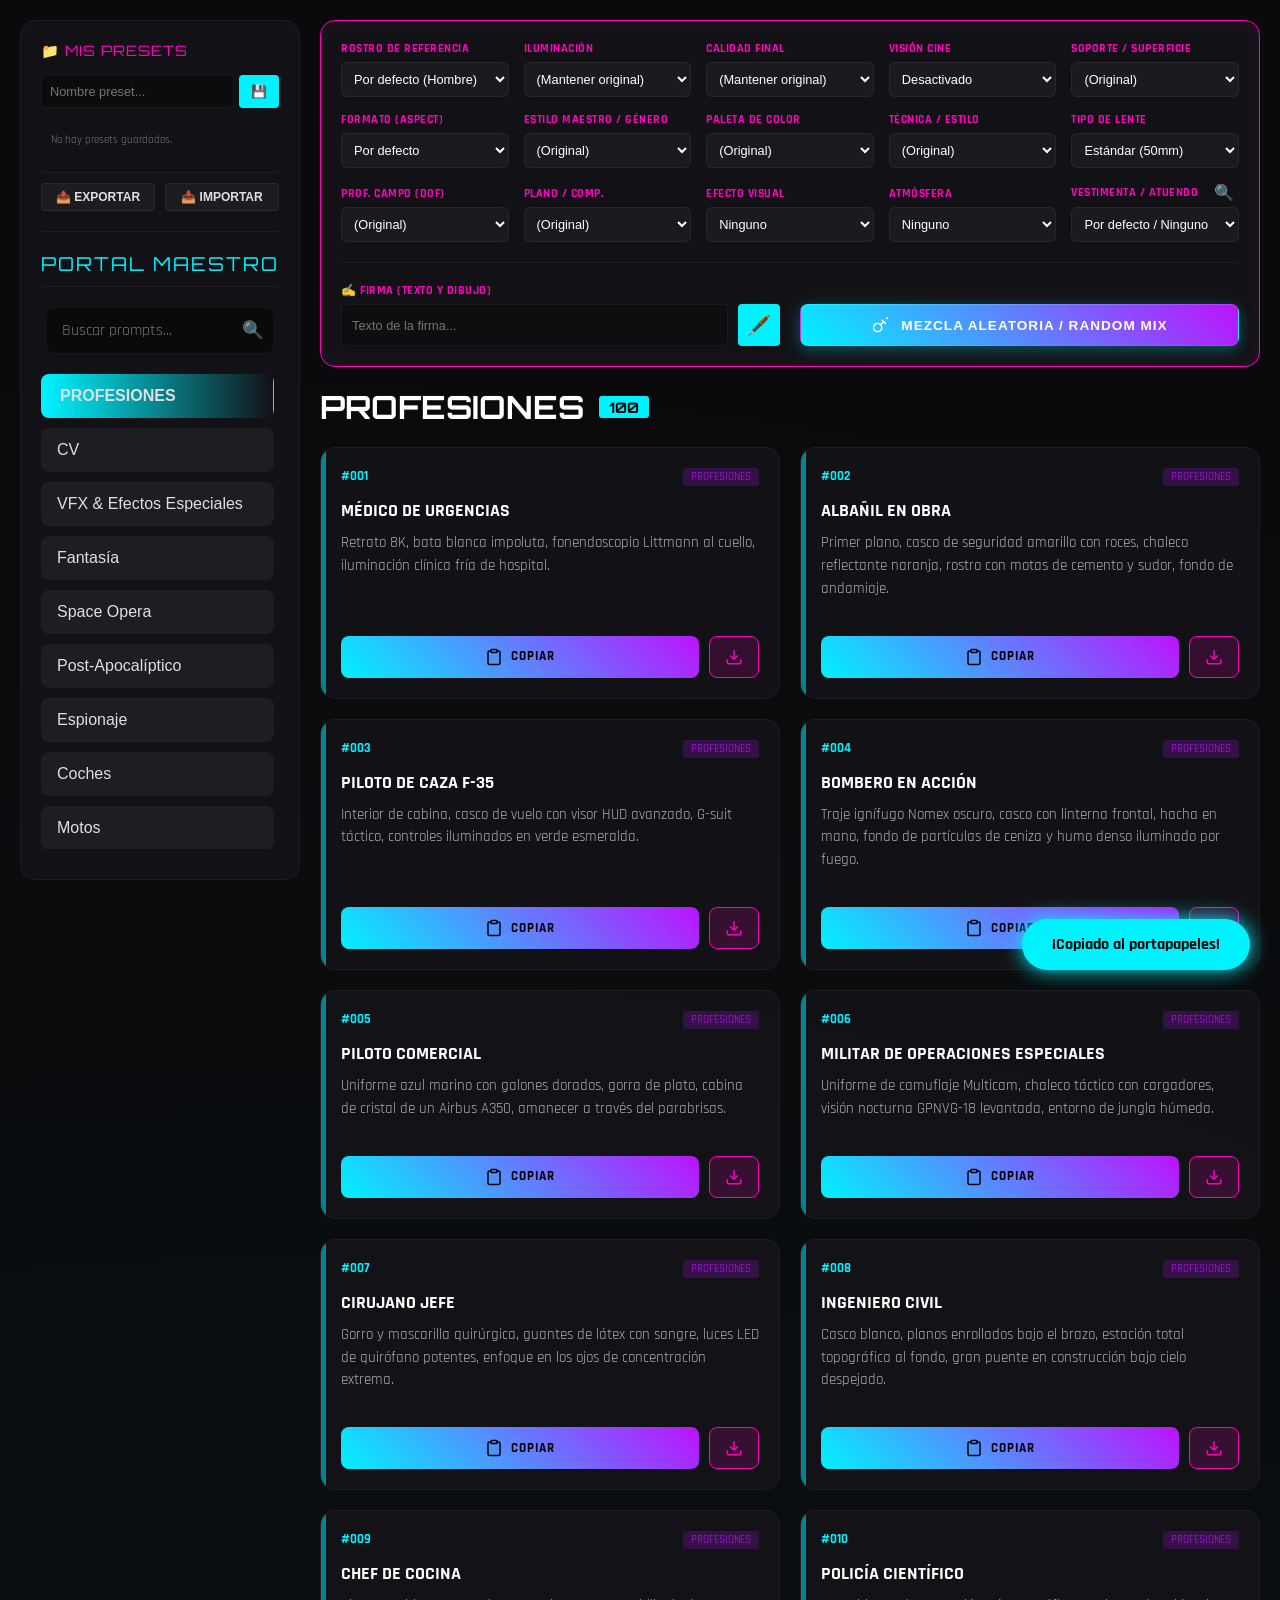
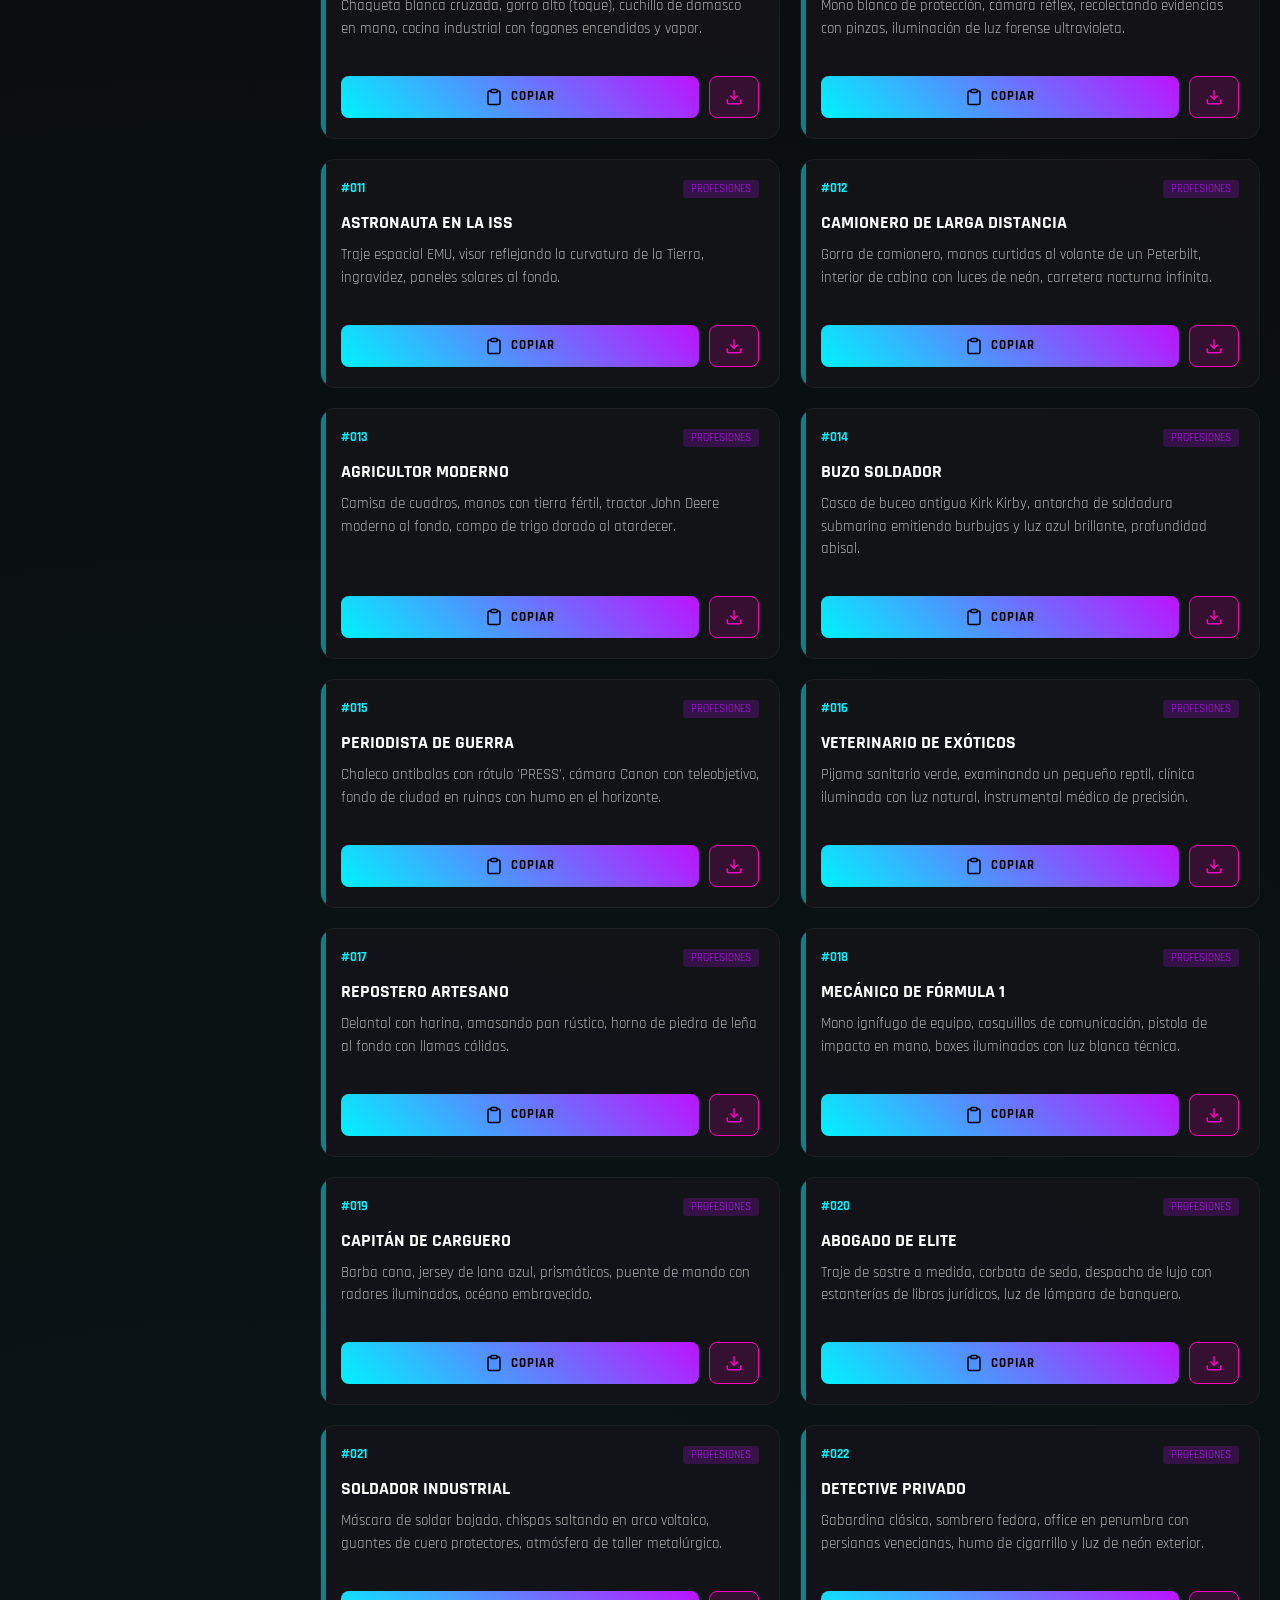
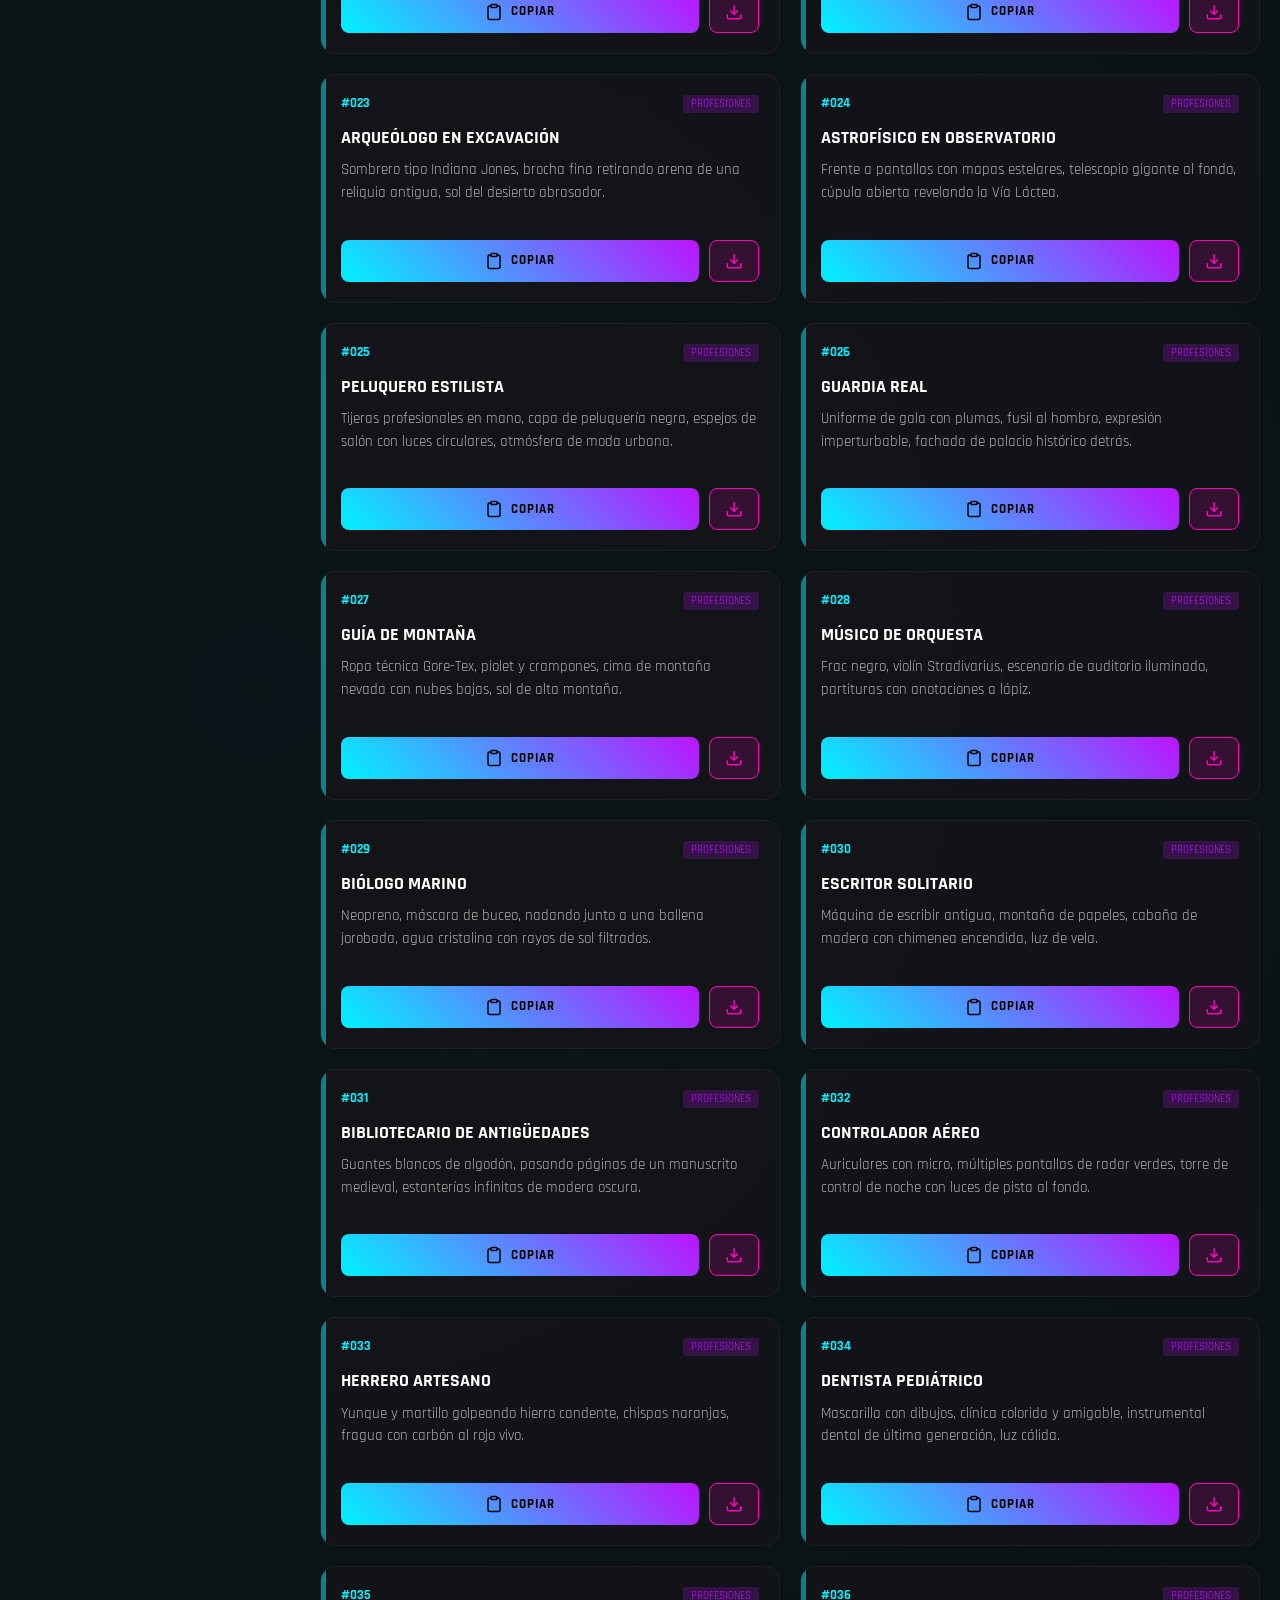
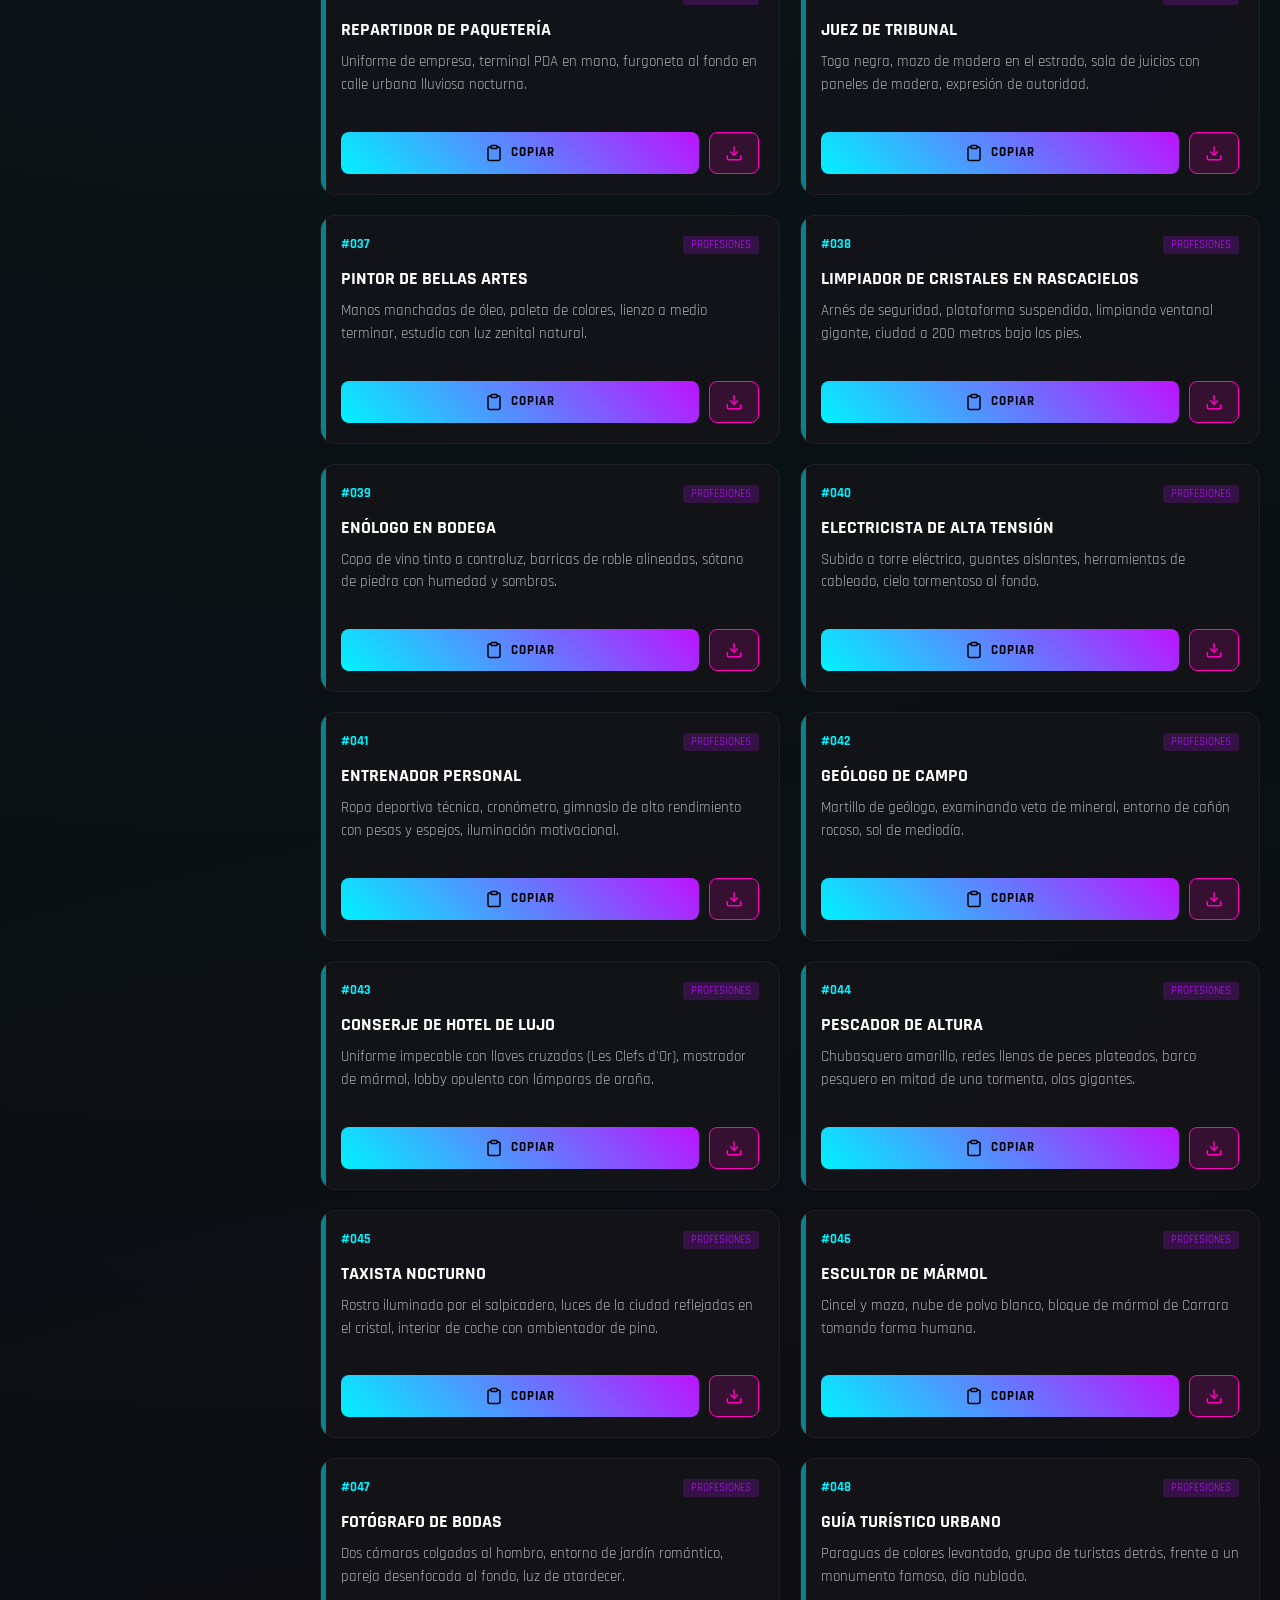
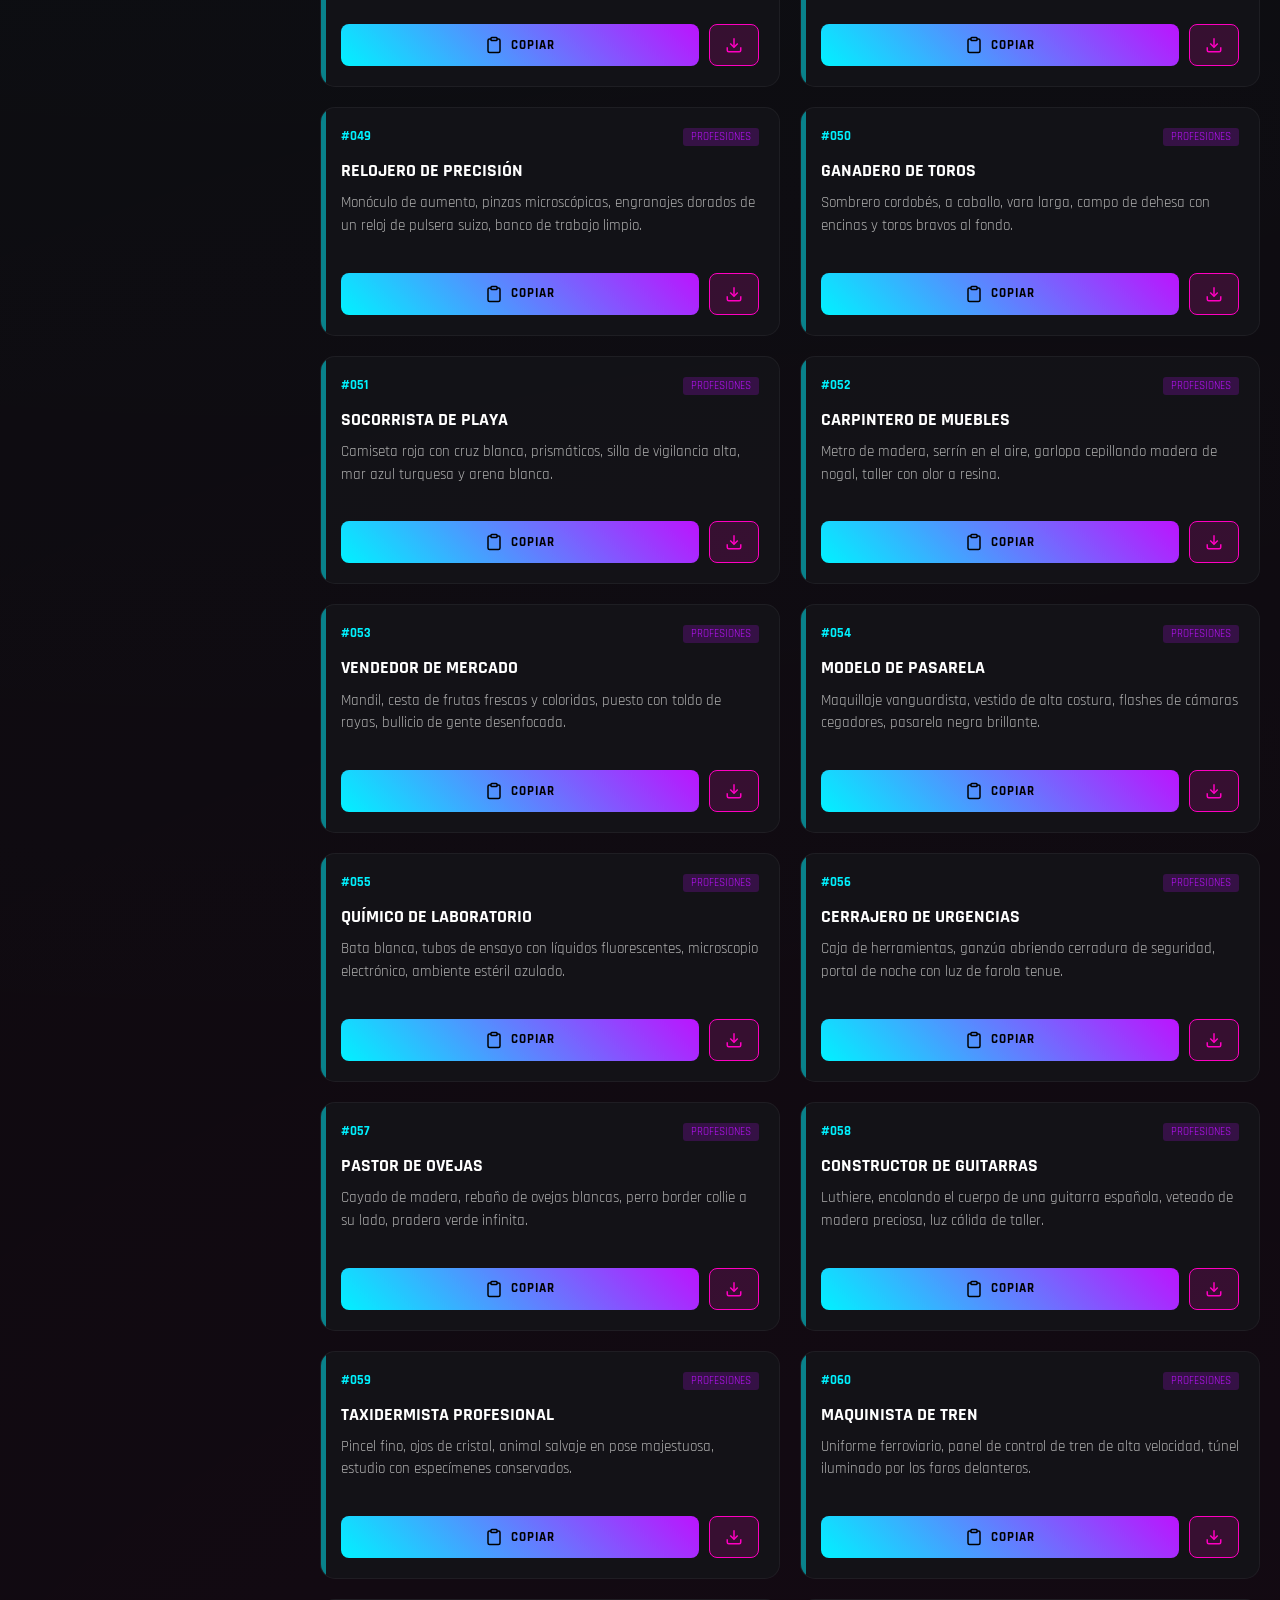
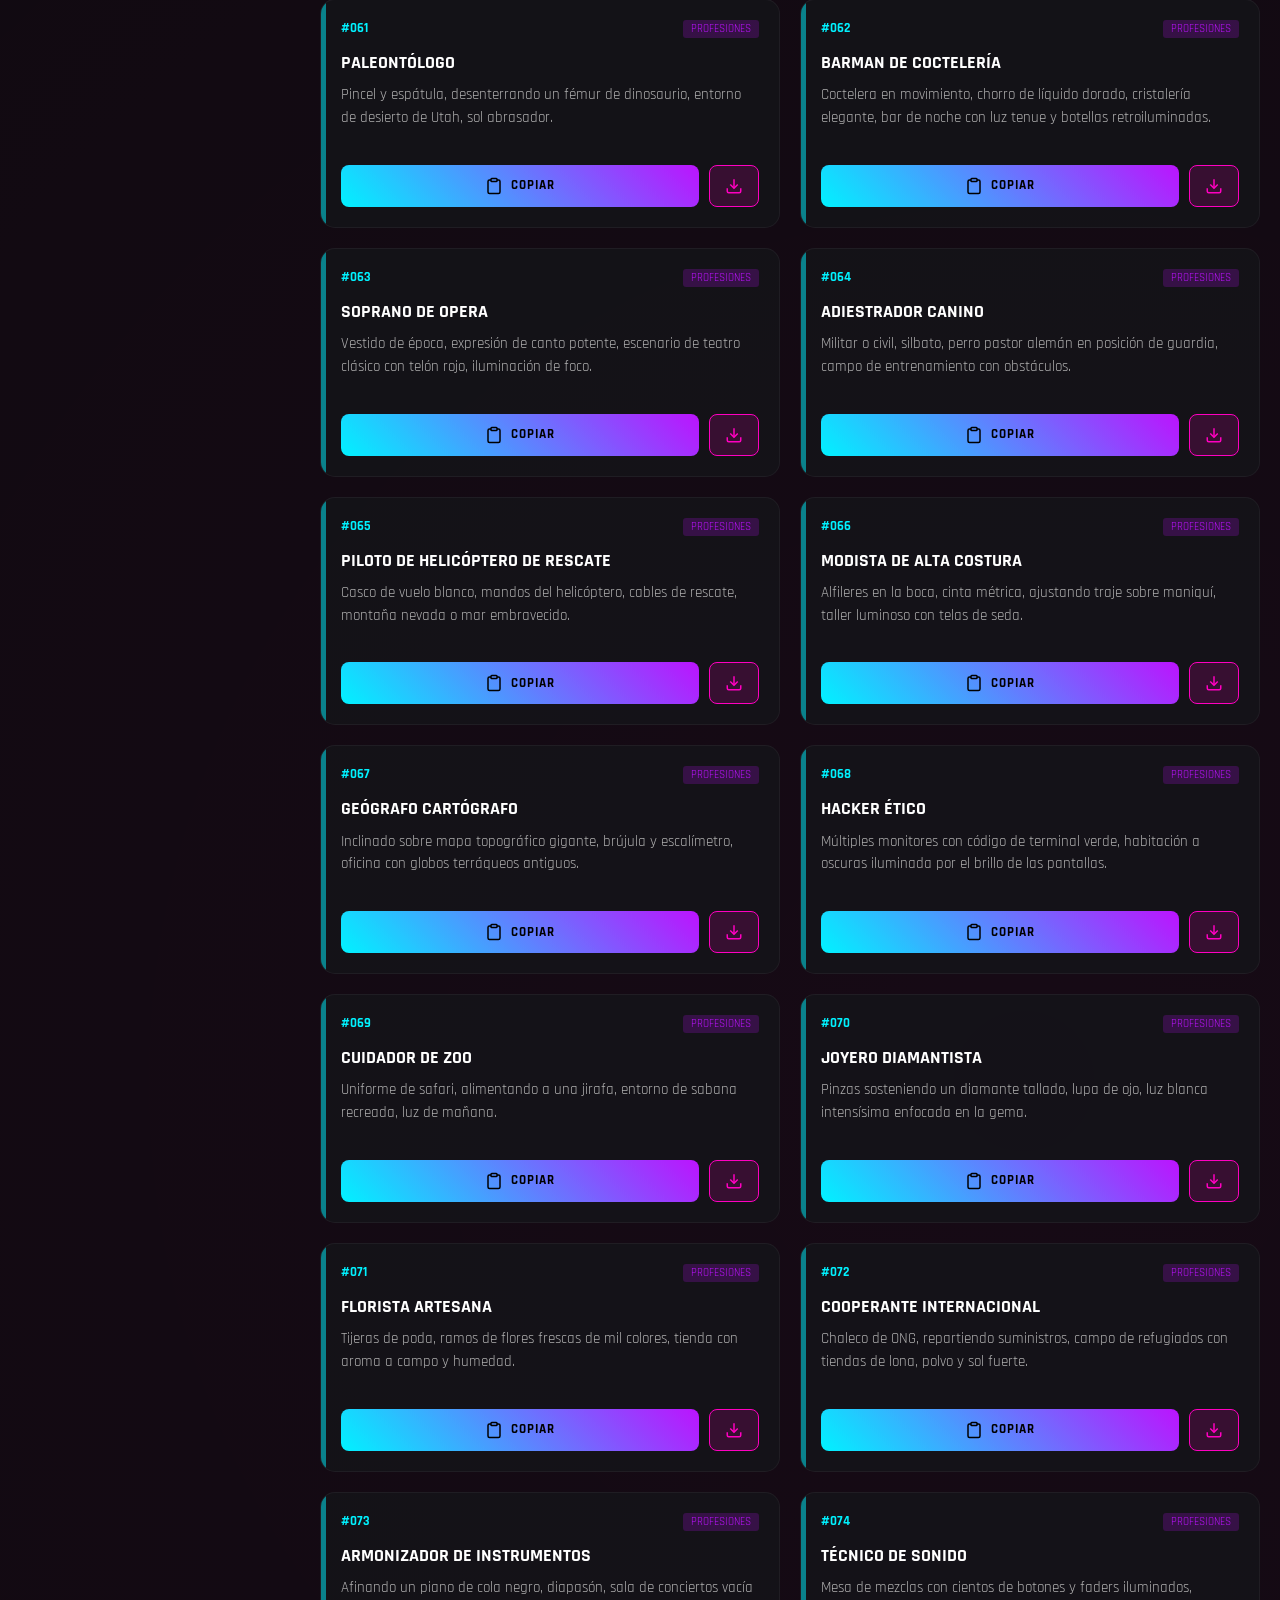
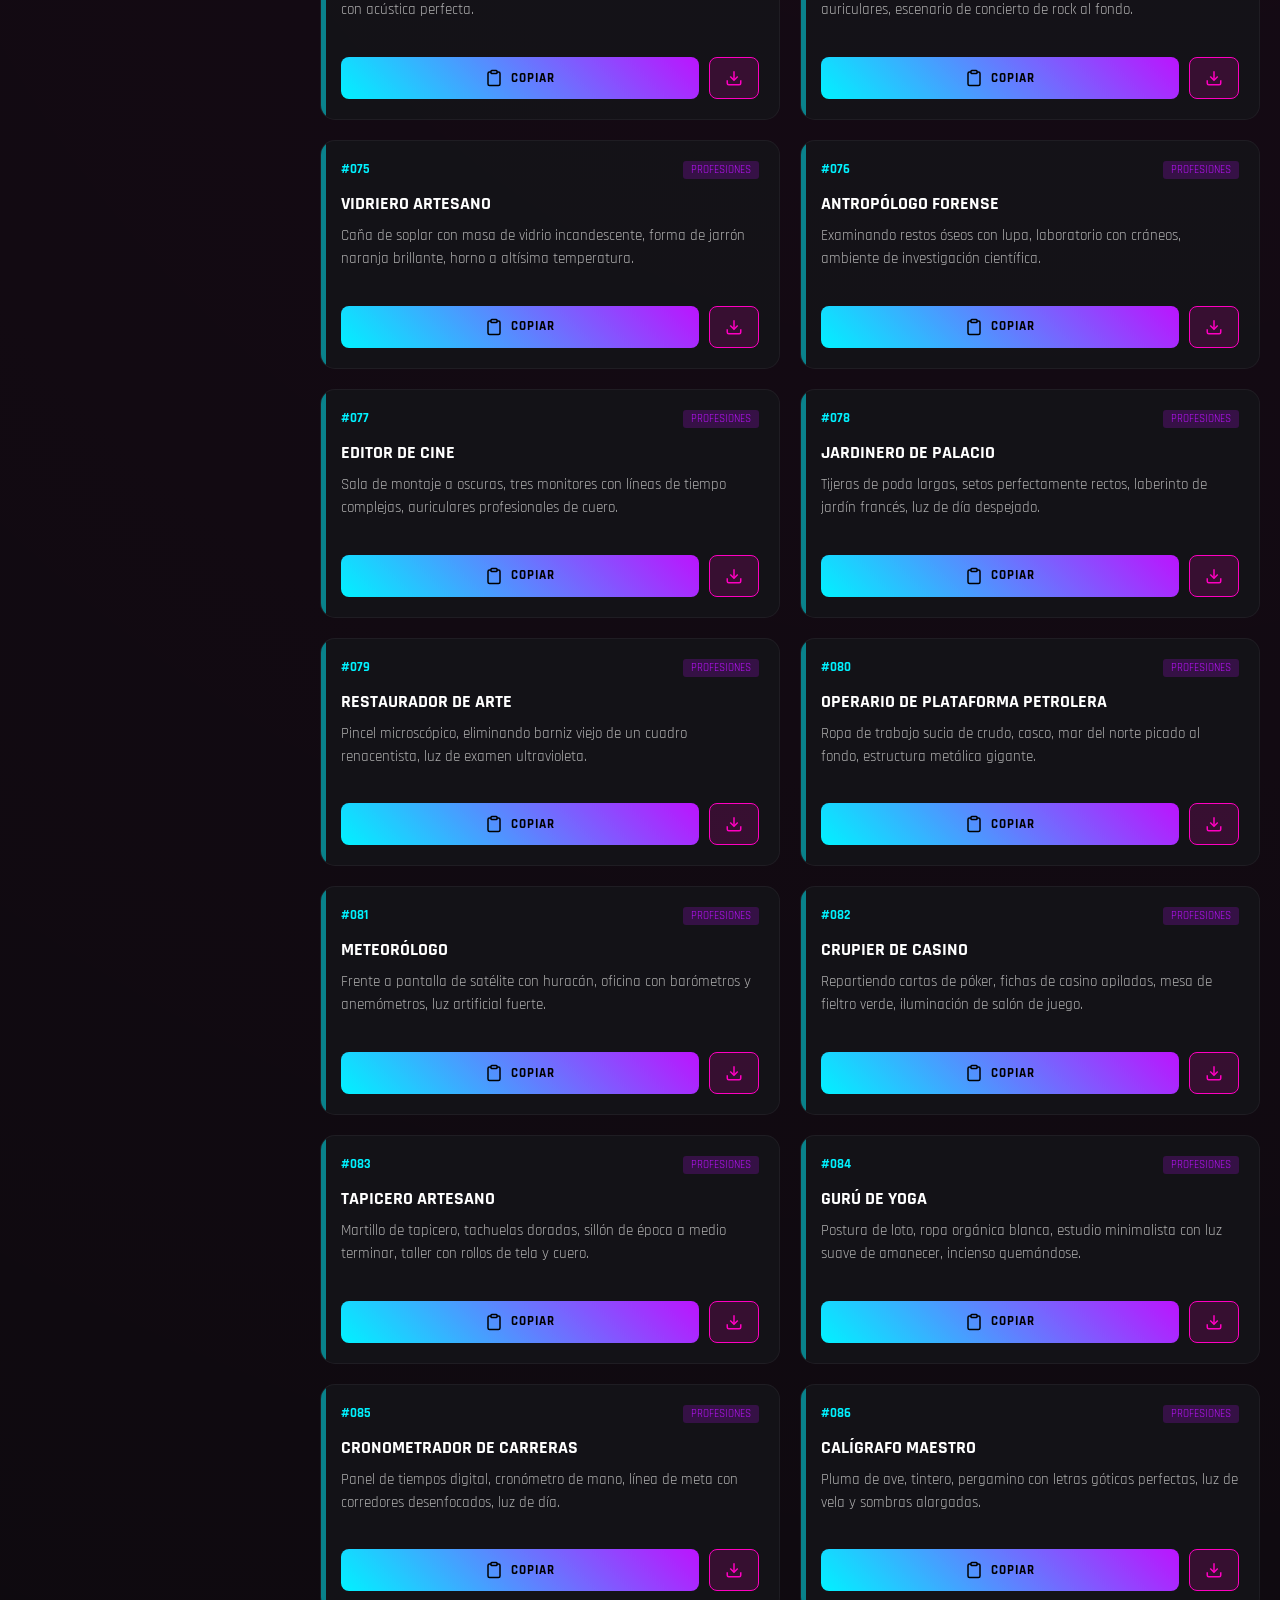
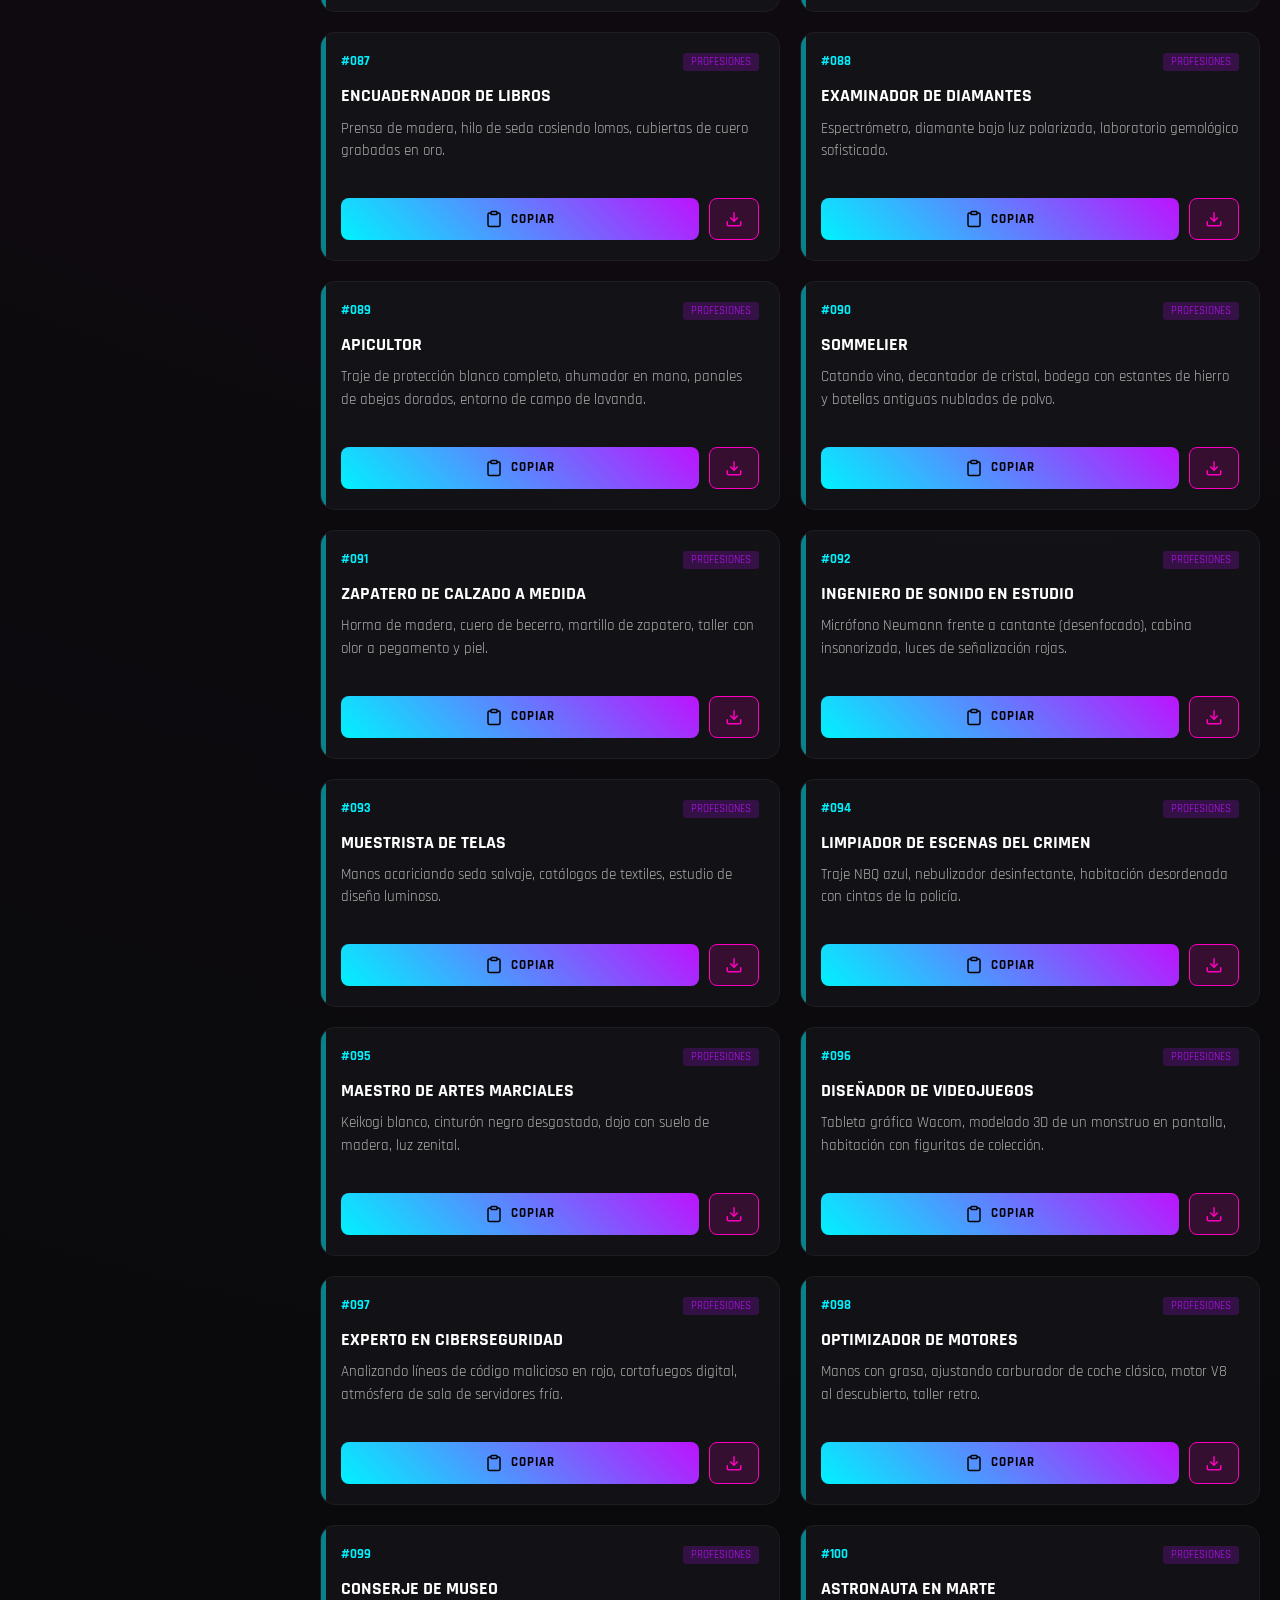
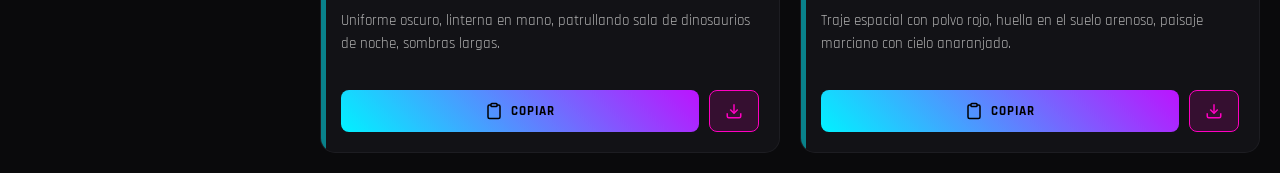
<file: index.html>
<!DOCTYPE html>
<html lang="es">
<head>
    <meta charset="UTF-8">
    <meta name="viewport" content="width=device-width, initial-scale=1.0">
    <title>PORTAL MAESTRO DE PROMPTS</title>
    <link rel="preconnect" href="https://fonts.googleapis.com">
    <link rel="preconnect" href="https://fonts.gstatic.com" crossorigin>
    <link href="https://fonts.googleapis.com/css2?family=Orbitron:wght@400;700&family=Rajdhani:wght@300;500;700&display=swap" rel="stylesheet">
    <script src="lib/html2canvas.min.js"></script>
    <link rel="stylesheet" href="styles.css?v=2026.03.26">
    
</head>
<body>


    <main>
        <aside class="sidebar">

            <div class="presets-section">
                <div class="presets-header" style="margin-bottom: 15px; color: var(--neon-pink); font-family: 'Orbitron'; font-size: 0.9rem; letter-spacing: 1px;">
                    <span>📁 MIS PRESETS</span>
                </div>
                <div class="preset-save-container" style="display: flex; gap: 5px; margin-bottom: 15px;">
                    <input type="text" id="preset-name" placeholder="Nombre preset..." style="flex:1; padding:8px; background:rgba(0,0,0,0.3); border:1px solid var(--glass); color:white; border-radius:4px; font-size:0.8rem;">
                    <button id="btn-save-preset" class="save-preset-btn" title="Guardar actual" style="padding: 8px 12px; background: var(--neon-blue); border: none; color: black; border-radius: 4px; cursor: pointer; font-weight: 700;">💾</button>
                </div>
                <div id="presets-list">
                    <!-- Presets se cargarán aquí -->
                </div>
                <div class="presets-footer" style="margin-top: 15px; display: flex; gap: 10px; padding-top: 10px; border-top: 1px solid var(--glass);">
                    <button id="btn-export-presets" class="btn-preset-io">📤 Exportar</button>
                    <button id="btn-import-presets" class="btn-preset-io">📥 Importar</button>
                </div>
            </div>

            <div class="sidebar-header">PORTAL MAESTRO</div>
            
            <div class="search-container">
                <input type="text" id="search-input-sidebar" class="search-input" placeholder="Buscar prompts...">
                <span class="search-icon" id="search-icon">🔍</span>
                <button class="clear-search" id="clear-search">×</button>
            </div>

            <div id="categories-nav">
                <!-- Botones de categoría se cargarán aquí -->
            </div>
        </aside>

        <section class="content-area">
            <div class="variables-panel">
                <div class="variables-grid">
                    <!-- Fila 1 (4 items) -->
                    <div class="variable-item row-1-item">
                        <label>Rostro de Referencia</label>
                        <select id="var-face">
                            <option value="un hombre con rostro subido como referencia">Por defecto (Hombre)</option>
                            <option value="una mujer con rostro subido como referencia">Referencia Mujer</option>
                            <option value="un anciano con rostro subido como referencia">Referencia Anciano</option>
                            <option value="un niño con rostro subido como referencia">Referencia Niño</option>
                            <option value="MANUAL">Manual (Insertar URL/Texto)</option>
                        </select>
                        <input type="text" id="var-face-manual" placeholder="URL o texto..." style="display:none; margin-top:5px; padding:5px; width:100%; font-size: 0.7rem;">
                    </div>
                    <div class="variable-item row-1-item">
                        <label>Iluminación</label>
                        <select id="var-light">
                            <option value="">(Mantener original)</option>
                            <optgroup label="🎬 Cine y Fotografía">
                                <option value="iluminación de Anillo de Luz Anamórfico (Anamorphic Ring)">Anillo Anamórfico</option>
                                <option value="iluminación de Contraluz Cinematográfico (Cinematic Backlight)">Contraluz Cine</option>
                                <option value="iluminación de Escenario (Stage spotlight)">Escenario</option>
                                <option value="iluminación de Terror (Spooky / Dutch angle light)">Terror</option>
                                <option value="iluminación Dramática (High contrast drama)">Dramática</option>
                                <option value="iluminación Film Noir (Hard shadows / Chiaroscuro)">Film Noir</option>
                                <option value="iluminación Rembrandt (Classic portrait light)">Rembrandt</option>
                                <option value="iluminación Volumétrica (God rays)">Volumétrica</option>
                                <option value="iluminación de Estudio Profesional (3-point light)">Estudio Pro</option>
                                <option value="iluminación de Interrogatorio (Harsh top light)">Interrogatorio</option>
                                <option value="iluminación de Proyector de Cine (Beam light)">Proyector Cine</option>
                                <option value="iluminación de Silueta (Backlit silhouette)">Silueta</option>
                            </optgroup>
                            <optgroup label="☀️ Natural y Atmósfera">
                                <option value="iluminación de Día Nublado (Soft overcast)">Día Nublado</option>
                                <option value="iluminación de Hora Azul (Blue hour dusk)">Hora Azul</option>
                                <option value="iluminación de Hora Dorada (Golden hour sunset)">Hora Dorada</option>
                                <option value="iluminación de Aurora Boreal (Northern lights)">Aurora Boreal</option>
                                <option value="iluminación de Eclipse (Solar eclipse light)">Eclipse</option>
                                <option value="iluminación de Luz de Luna (Moonlight glow)">Luz de Luna</option>
                                <option value="iluminación de Luz de Relámpago (Lightning flash)">Relámpago</option>
                                <option value="iluminación de Luz de Ventana (Window light)">Luz de Ventana</option>
                                <option value="iluminación de Luz entre Follaje (Dappled light)">Entre Follaje</option>
                                <option value="iluminación de Luz Estelar (Starlight / Milky way)">Luz Estelar</option>
                                <option value="iluminación Subacuática (Underwater caustics)">Subacuática</option>
                                <option value="iluminación de Niebla Iluminada (Glowy fog)">Niebla Iluminada</option>
                                <option value="iluminación de Sol Cenital (Noon high sun)">Sol Cenital</option>
                            </optgroup>
                            <optgroup label="🌆 Urbano y Artificial">
                                <option value="iluminación de Farolas de Calle (Street lamps)">Farolas de Calle</option>
                                <option value="iluminación de Semáforo (Traffic light glow)">Semáforo</option>
                                <option value="iluminación de Neón Urbano (Urban Neon)">Neón Urbano</option>
                                <option value="iluminación en Asfalto Mojado (Wet pavement reflections)">Reflejos Asfalto</option>
                            </optgroup>
                            <optgroup label="🔮 Fantasía y Magia">
                                <option value="iluminación de Aura Mágica (Magic aura glow)">Aura Mágica</option>
                                <option value="iluminación de Brillo de Cristal (Crystal refraction)">Brillo de Cristal</option>
                                <option value="iluminación de Brillo Etéreo (Ethereal celestial)">Brillo Etéreo</option>
                                <option value="iluminación de Portal (Spacetime rift light)">Luz de Portal</option>
                            </optgroup>
                            <optgroup label="🚀 Tecnología y Sci-Fi">
                                <option value="iluminación de Energía de Plasma (Plasma crackle)">Plasma</option>
                                <option value="iluminación de Fibras Ópticas (Fiber optic glow)">Fibras Ópticas</option>
                                <option value="iluminación de Láseres (Laser beams)">Láseres</option>
                                <option value="iluminación de Agujero Negro (Accretion disk)">Agujero Negro</option>
                                <option value="iluminación de Laboratorio (Fluorescent lab)">Laboratorio</option>
                                <option value="iluminación de Pantalla (Screen glow)">Luz de Pantalla</option>
                                <option value="iluminación de Propulsores (Thrusters glow)">Propulsores</option>
                                <option value="iluminación de Luz Térmica (Thermal heat map)">Térmica</option>
                                <option value="iluminación de Luz Ultravioleta (UV / Blacklight)">Ultravioleta</option>
                                <option value="iluminación de Luz Negra (Fluorescent blacklight)">Luz Negra</option>
                            </optgroup>
                            <optgroup label="🔥 Fuego e Industrial">
                                <option value="iluminación de Fuego de Hoguera (Campfire glow)">Hoguera</option>
                                <option value="iluminación de Luz de Explosión (Blast flash)">Explosión</option>
                                <option value="iluminación de Fuego de Soldadura (Welding sparks)">Soldadura</option>
                                <option value="iluminación de Luz de Velas (Candlelight)">Velas</option>
                                <option value="iluminación de Linterna (Flashlight beam)">Linterna</option>
                            </optgroup>
                            <optgroup label="🌈 Efectos Ópticos">
                                <option value="iluminación de Arcoíris (Rainbow spectrum)">Arcoíris</option>
                                <option value="iluminación de Ojo de Cerradura (Keyhole light)">Ojo de Cerradura</option>
                                <option value="iluminación de Luz de Prisma (Prism spectrum)">Prisma</option>
                                <option value="iluminación Estroboscópica (Strobe lights)">Estroboscópica</option>
                                <option value="iluminación Psicodélica (Psychedelic liquid light)">Psicodélica</option>
                                <option value="iluminación de Patrones de Moire (Interference patterns)">Moire</option>
                                <option value="iluminación de Reflejo en Agua (Water reflection)">Reflejo en Agua</option>
                                <option value="iluminación de Reflejos de Discoteca (Mirror ball)">Discoteca</option>
                            </optgroup>
                        </select>
                    </div>
                    <div class="variable-item row-1-item">
                        <label>Calidad Final</label>
                        <select id="var-quality">
                            <option value="">(Mantener original)</option>
                            <option value="nitidez 8K absoluta, Realismo Fotográfico">8K Ultra Real</option>
                            <option value="estética cinematográfica RAW, grano de película">Cine RAW</option>
                            <option value="textura pictórica detallada, arte digital Masterpiece">Digital Art</option>
                            <option value="con un rango dinámico extremo, Fotografía HDR (High Dynamic Range)">Fotografía HDR</option>
                            <option value="con un detalle microscópico, Fotografía Hiperrealista (Hyper-realistic details)">Hiperrealista</option>
                        </select>
                    </div>
                    <div class="variable-item row-1-item">
                        <label>Visión Cine</label>
                        <select id="var-cinema">
                            <option value="OFF">Desactivado</option>
                            <option value="con visión cinematográfica Panavision">Panavision Aspect</option>
                            <option value="con estética de Cine IMAX">IMAX Experience</option>
                            <option value="en formato Cinemascope">Cinemascope</option>
                            <option value="con look de película de 35mm">35mm Film Look</option>
                            <option value="con look de película de 70mm">70mm Grandeur</option>
                            <option value="estética Technicolor clásica">Technicolor</option>
                        </select>
                    </div>
                    <div class="variable-item row-1-item">
                        <label>Soporte / Superficie</label>
                        <select id="var-surface">
                            <option value="">(Original)</option>
                            <optgroup label="🧱 Industriales">
                                <option value="sobre soporte de Acero de Damasco">Acero de Damasco</option>
                                <option value="sobre soporte de Aluminio Anodizado">Aluminio Anodizado</option>
                                <option value="sobre soporte de Cobre Oxidado">Cobre Oxidado</option>
                                <option value="sobre soporte de Hierro Forjado">Hierro Forjado</option>
                                <option value="sobre soporte de Hormigón Pulido">Hormigón Pulido</option>
                                <option value="sobre soporte de Muro de Ladrillo Urbano">Muro de Ladrillo Urbano</option>
                                <option value="sobre soporte de Laja de Pizarra">Laja de Pizarra</option>
                                <option value="sobre soporte de Titanio Iridiscente">Titanio Iridiscente</option>
                                <option value="sobre soporte de Placa de Latón">Placa de Latón</option>
                            </optgroup>
                            <optgroup label="🌳 Orgánicos">
                                <option value="sobre soporte de Arena Compactada">Arena Compactada</option>
                                <option value="sobre soporte de Cáscara de Huevo">Cáscara de Huevo</option>
                                <option value="sobre soporte de Corte de Ágata">Corte de Ágata</option>
                                <option value="sobre soporte de Corteza de Árbol">Corteza de Árbol</option>
                                <option value="sobre soporte de Madera Barnizada">Madera Barnizada</option>
                                <option value="sobre soporte de Mármol Pulido">Mármol Pulido</option>
                                <option value="sobre soporte de Papel Amate">Papel Amate</option>
                                <option value="sobre soporte de Papel de Arroz (Washi)">Papel de Arroz (Washi)</option>
                                <option value="sobre soporte de Papel Hecho a Mano">Papel Hecho a Mano</option>
                                <option value="sobre soporte de Papiro Antiguo">Papiro Antiguo</option>
                                <option value="sobre soporte de Pergamino (Vellum)">Pergamino (Vellum)</option>
                                <option value="sobre soporte de Piel de Cuero">Piel de Cuero</option>
                                <option value="sobre soporte de Piel para Tatuaje">Piel para Tatuaje</option>
                                <option value="sobre soporte de Roca Volcánica">Roca Volcánica</option>
                                <option value="sobre soporte de Arpillera">Arpillera</option>
                            </optgroup>
                            <optgroup label="💠 Sintéticos y Pantallas">
                                <option value="sobre soporte de Circuito Impreso">Circuito Impreso</option>
                                <option value="sobre soporte de Cristal Líquido">Cristal Líquido</option>
                                <option value="sobre soporte de Espejo">Espejo</option>
                                <option value="sobre soporte de Fibra de Carbono">Fibra de Carbono</option>
                                <option value="sobre soporte de Interfaz VR">Interfaz VR</option>
                                <option value="sobre soporte de Pantalla de Píxeles">Pantalla de Píxeles</option>
                                <option value="sobre soporte de Pantalla Holográfica">Pantalla Holográfica</option>
                                <option value="sobre soporte de Pantalla LED">Pantalla LED</option>
                                <option value="sobre soporte de Plástico Translúcido">Plástico Translúcido</option>
                                <option value="sobre soporte de Superficie de Goma">Superficie de Goma</option>
                                <option value="sobre soporte de Vidrio Esmerilado">Vidrio Esmerilado</option>
                                <option value="sobre soporte de Campo de Fuerza">Campo de Fuerza</option>
                            </optgroup>
                            <optgroup label="🎨 Artísticos">
                                <option value="sobre soporte de Cartón Corrugado">Cartón Corrugado</option>
                                <option value="sobre soporte de Cartón de Acuarela">Cartón de Acuarela</option>
                                <option value="sobre soporte de Cartulina Negra">Cartulina Negra</option>
                                <option value="sobre soporte de Gasa">Gasa</option>
                                <option value="sobre soporte de Hoja de Oro">Hoja de Oro</option>
                                <option value="sobre soporte de Lienzo de Lino Clásico">Lienzo de Lino Clásico</option>
                                <option value="sobre soporte de Lona Cruda">Lona Cruda</option>
                                <option value="sobre soporte de Papel de Acuarela Rugoso">Papel de Acuarela Rugoso</option>
                                <option value="sobre soporte de Papel de Calco">Papel de Calco</option>
                                <option value="sobre soporte de Papel Fotográfico Brillante">Papel Fotográfico Brillante</option>
                                <option value="sobre soporte de Papel Tonalizado">Papel Tonalizado</option>
                                <option value="sobre soporte de Pizarra Negra">Pizarra Negra</option>
                                <option value="sobre soporte de Tejido de Tapiz">Tejido de Tapiz</option>
                            </optgroup>
                            <optgroup label="✨ Especiales">
                                <option value="sobre soporte de Capa de Hielo">Capa de Hielo</option>
                                <option value="sobre soporte de Lente de Cámara">Lente de Cámara</option>
                                <option value="sobre soporte de Proyección sobre Humo">Proyección sobre Humo</option>
                                <option value="sobre soporte de Losa de Terracota">Losa de Terracota</option>
                                <option value="sobre soporte de Cerámica Esmaltada">Cerámica Esmaltada</option>
                                <option value="sobre soporte de Panel de Corcho">Panel de Corcho</option>
                                <option value="sobre soporte de Tela de Jean (Denim)">Tela de Jean (Denim)</option>
                                <option value="sobre soporte de Tela de Seda">Tela de Seda</option>
                                <option value="sobre soporte de Terciopelo">Terciopelo</option>
                            </optgroup>
                        </select>
                    </div>

                    <!-- Fila 2 (5 items) -->
                    <div class="variable-item row-2-item">
                        <label>Formato (Aspect)</label>
                        <select id="var-ar">
                            <option value="">Por defecto</option>
                            <option value="--ar 1:1">1:1 (Cuadrado)</option>
                            <option value="--ar 16:9">16:9 (Panorámico)</option>
                            <option value="--ar 9:16">9:16 (Vertical)</option>
                            <option value="--ar 3:2">3:2 (Clásico)</option>
                            <option value="--ar 21:9">21:9 (Ultrawide)</option>
                        </select>
                    </div>
                    <div class="variable-item row-2-item">
                        <label>Estilo Maestro / Género</label>
                        <select id="var-style-master">
                            <option value="">(Original)</option>
                            <optgroup label="🎬 Estudios y Marcas">
                                <option value="estilo Ghibli, colores vibrantes, trazos suaves">Estudio Ghibli</option>
                                <option value="estilo Disney, moderno, 3D renderizado">Estilo Disney</option>
                                <option value="estilo Pixar, ultra detallado, iluminación volumétrica">Estilo Pixar</option>
                                <option value="estilo Cyberpunk 2077, neones, futurismo distópico">Cyberpunk Pro</option>
                                <option value="estilo Dark Fantasy, gótico, sombras profundas">Dark Fantasy</option>
                                <option value="estilo Sci-Fi épico, naves, tecnología avanzada">Space Opera Pro</option>
                            </optgroup>
                            <optgroup label="🏛️ Clásico e Histórico">
                                <option value="estilo Renacentista (Renaissance aesthetics)">Renacimiento</option>
                                <option value="estilo Barroco (Baroque drama and chiaroscuro)">Barroco</option>
                                <option value="estilo Neoclásico (Neoclassic grandeur)">Neoclasicismo</option>
                                <option value="estilo Rococó (Rococo lightness and curves)">Rococó</option>
                                <option value="estilo Gótico (Gothic architecture and mood)">Gótico</option>
                                <option value="estilo Medieval (1100-1400 AD)">Medieval</option>
                                <option value="estilo Victoriano (Victorian Era)">Victoriano</option>
                                <option value="estilo Prehistórico (Cave art and primitive)">Prehistórico</option>
                                <option value="estilo Romántico (Romanticism, sublime nature)">Romanticismo</option>
                                <option value="estilo Art Nouveau (Sinuous organic lines)">Art Nouveau</option>
                                <option value="estilo Art Déco (Geometric luxury 1920s)">Art Déco</option>
                            </optgroup>
                            <optgroup label="🖌️ Vanguardias Artísticas">
                                <option value="estilo Impresionista (Light and brushstrokes)">Impresionismo</option>
                                <option value="estilo Postimpresionista (Emotional color)">Postimpresionismo</option>
                                <option value="estilo Expresionista (Distorted reality)">Expresionismo</option>
                                <option value="estilo Cubista (Geometric deconstruction)">Cubismo</option>
                                <option value="estilo Surrealista (Oniric and subconscious)">Surrealismo</option>
                                <option value="estilo Dadaísta (Irrational and absurd)">Dadaísmo</option>
                                <option value="estilo Futurista (Speed and technology)">Futurismo</option>
                                <option value="estilo Bauhaus (Function and geometry)">Bauhaus</option>
                                <option value="estilo Minimalista (Extreme simplicity)">Minimalismo</option>
                                <option value="estilo Abstracto Geométrico (Shapes and lines)">Abstracto Geométrico</option>
                                <option value="estilo Expresionismo Abstracto (Spontaneous action)">Expresionismo Abstracto</option>
                                <option value="estilo Pop Art (Popular culture and vibrant colors)">Arte Pop</option>
                            </optgroup>
                            <optgroup label="🚀 Sci-Fi / Futurismo / Punk">
                                <option value="estilo Cyberpunk (Neon dystopian future)">Cyberpunk</option>
                                <option value="estilo Steampunk (Steam-powered Victorian tech)">Steampunk</option>
                                <option value="estilo Solarpunk (Harmony between nature and tech)">Solarpunk</option>
                                <option value="estilo Dieselpunk (Industrial motor-age deco)">Dieselpunk</option>
                                <option value="estilo Biopunk (Genetic engineering and organic tech)">Biopunk</option>
                                <option value="estilo Synthwave (80s neon nostalgia)">Synthwave</option>
                                <option value="estilo Vaporwave (Digital glitch and pastel nostalgia)">Vaporwave</option>
                                <option value="estilo Sci-Fi Retro (50s-60s space age)">Ciencia Ficción Retro</option>
                                <option value="estilo Afrofuturismo (African diaspora future)">Afrofuturismo</option>
                                <option value="estilo Distópico (Oppressive futuristic society)">Distópico</option>
                                <option value="estilo Ópera Espacial (Galactic empires and battles)">Ópera Espacial</option>
                            </optgroup>
                            <optgroup label="🐉 Fantasía y Épico">
                                <option value="estilo Alta Fantasía (Epic high fantasy world)">Alta Fantasía</option>
                                <option value="estilo Fantasía Épica (Grand castels and dragons)">Fantasía Épica</option>
                                <option value="estilo Fantasía Oscura (Dark mood and monsters)">Fantasía Oscura</option>
                                <option value="estilo Baja Fantasía (Gritty and grounded fantasy)">Baja Fantasía</option>
                            </optgroup>
                            <optgroup label="🍭 Pop y Contemporáneo">
                                <option value="estilo Kawaii (Cute and adorable characters)">Kawaii</option>
                                <option value="estilo Graffiti (Street art and spray paint)">Graffiti</option>
                                <option value="estilo Grunge (90s worn-out aesthetic)">Grunge</option>
                                <option value="estilo Indie (Nostalgic film and independent cinema)">Indie</option>
                                <option value="estilo Cine Negro (Noir atmospheric shadows)">Cine Negro (Noir)</option>
                                <option value="estilo Tatuaje Tradicional (Old school bold lines)">Tatuaje Tradicional</option>
                                <option value="estilo Cómic Americano (Bold inking and colors)">Cómic Americano</option>
                                <option value="estilo Fotorrealista (Precise photographic detail)">Fotorrealismo</option>
                                <option value="estilo Realismo Moderno (Contemporary faithful reality)">Realismo Moderno</option>
                            </optgroup>
                            <optgroup label="🌍 Arte Étnico y Global">
                                <option value="estilo Arte Aborigen (Dot painting and symbols)">Arte Aborigen</option>
                                <option value="estilo Arte Celta (Knots and spirals)">Arte Celta</option>
                                <option value="estilo Arte Precolombino (Mesoamerican motifs)">Arte Precolombino</option>
                                <option value="estilo Caligrafía Islámica (Intricate script patterns)">Caligrafía Islámica</option>
                                <option value="estilo Shanshui (Chinese landscape painting)">Pintura China (Shanshui)</option>
                                <option value="estilo Muralismo Mexicano (Social-political grand murals)">Muralismo Mexicano</option>
                                <option value="estilo Tribal y Étnico (Indigenous world motifs)">Tribal y Étnico</option>
                                <option value="estilo Ukiyo-e (Edo period woodblock print)">Ukiyo-e (Japonés)</option>
                            </optgroup>
                            <optgroup label="👔 Profesional y Administrativo">
                                <option value="estilo CV profesional, administrativo, serio, responsable, biometría de confianza">Administrativo / CV</option>
                                <option value="estilo Profesional, uniforme de trabajo impecable, entorno laboral técnico, fotorrealista 8K">PROFESIONES (General)</option>
                            </optgroup>
                            <optgroup label="📸 Fotografía de Vanguardia">
                                <option value="estilo Fotografía de Drone, gran angular, perspectiva aérea majestuosa">Vista de Drone (Aérea)</option>
                                <option value="estilo Fotografía Satelital, topografía detallada, colores falsos infrarrojos">Vista Satelital</option>
                                <option value="estilo Macro Fotografía 8K, detalle extremo, profundidad de campo mínima">Macro Extremo</option>
                                <option value="estilo National Geographic, naturaleza salvaje, iluminación natural perfecta">National Geographic</option>
                            </optgroup>
                            <optgroup label="👠 Alta Costura y Editorial">
                                <option value="estilo Portada de Revista Vogue, alta moda, iluminación de estudio chic">Editorial Vogue</option>
                                <option value="estilo Lookbook de Moda Minimalista, fondo neutro, pose elegante">Lookbook Minimalista</option>
                                <option value="estilo Street Style Editorial, urbano, desenfoque de movimiento artístico">Street Style Pro</option>
                                <option value="estilo Avant-Garde Fashion, experimental, texturas de ropa imposibles">Moda Experimental</option>
                            </optgroup>
                            <optgroup label="🏠 Arquitectura y Diseño">
                                <option value="estilo Arquitectura Biofílica, integración con naturaleza, madera y vegetación">Arquitectura Biofílica</option>
                                <option value="estilo Interiorismo Industrial, hormigón visto, tuberías de cobre, luces Edison">Loft Industrial</option>
                                <option value="estilo Minimalismo Escandinavo, blanco, luminoso, funcionalismo puro">Minimalismo Nórdico</option>
                                <option value="estilo Parametric Design, curvas orgánicas complejas, estilo Zaha Hadid">Diseño Paramétrico</option>
                            </optgroup>
                            <optgroup label="✨ Especiales">

                                <option value="estilo Arte Fractal (Fractal complexity)">Arte Fractal</option>
                                <option value="estilo Arte Generativo (Algorithmic evolution)">Arte Generativo</option>
                                <option value="estilo de Realidad Aumentada (Augmented Reality overlays)">Realidad Aumentada</option>
                            </optgroup>
                        </select>
                    </div>
                    <div class="variable-item row-2-item">
                        <label>Paleta de Color</label>
                        <select id="var-color">
                            <option value="">(Original)</option>
                            <option value="con paleta de Colores Neón (Cyan/Magenta)">Vibrante Neón</option>
                            <option value="en Blanco y Negro dramático">Blanco y Negro</option>
                            <option value="con tonos Sepia nostálgicos">Sepia Vintage</option>
                            <option value="con paleta de Colores Pastel">Pastel Suave</option>
                            <option value="con colores Saturados y vivos">Saturación Alta</option>
                            <option value="con colores Desaturados y melancólicos">Desaturado</option>
                            <option value="con paleta Monocromática elegante">Monocromático</option>
                            <option value="con colores de Atardecer (Warm Golden)">Hora Dorada</option>
                            <option value="con paleta de Colores Fríos (Cian/Azul)">Fríos / Glaciar</option>
                            <option value="con paleta de Colores Tierra (Brown/Ocre)">Orgánicos / Tierra</option>
                            <option value="con paleta de Contraste Extremo">Alto Contraste</option>
                        </select>
                    </div>
                    <div class="variable-item">
                        <label>Técnica / Estilo</label>
                        <select id="var-technique">
                            <option value="">(Original)</option>
                            <optgroup label="🎨 Pintura y Color">
                                <option value="técnica de Action Painting (Splattered energy)">Action Painting</option>
                                <option value="estilo Acuarela Expresiva (Fluid watercolor)">Acuarela Expresiva</option>
                                <option value="técnica de Pintura a la Témpera (Egg tempera mat)">Pintura a la Témpera</option>
                                <option value="estilo Pintura Acrílica Fluida (Flowing acrylics)">Pintura Acrílica Fluida</option>
                                <option value="estilo Pintura al Fresco (Renaissance fresco)">Pintura al Fresco</option>
                                <option value="estilo Pintura al Óleo Clásica (Classic oil)">Pintura al Óleo Clásica</option>
                                <option value="estilo Pintura con Aerógrafo (Airbrushed detail)">Pintura con Aerógrafo</option>
                                <option value="con técnica de Pintura con Arena (Sand art)">Pintura con Arena</option>
                                <option value="estilo Pintura con Espátula (Palette knife impasto)">Pintura con Espátula</option>
                                <option value="estilo Pintura con Gouache (Opaque watercolor)">Pintura con Gouache</option>
                                <option value="estilo Pintura en Miniatura (Detailed micro-art)">Pintura en Miniatura</option>
                                <option value="estilo Pintura Encáustica (Hot wax)">Pintura Encáustica</option>
                                <option value="estilo Pintura sobre Vidrio (Glass painting)">Pintura sobre Vidrio</option>
                                <option value="técnica de Impasto (Thick paint texture)">Técnica de Impasto</option>
                                <option value="estilo de Puntillismo Digital (Seurat style)">Puntillismo Digital</option>
                                <option value="con técnica de Sfumato Leonardesco (Soft smoky transitions)">Sfumato Leonardesco</option>
                            </optgroup>
                            <optgroup label="📸 Fotografía y Luz">
                                <option value="estilo Cianotipia Azul (Cyanotype blueprint)">Cianotipia Azul</option>
                                <option value="técnica de Daguerrotipo (1839 photographic mirror)">Daguerrotipo</option>
                                <option value="con técnica de Doble Exposición (Double exposure overlapping)">Doble Exposición</option>
                                <option value="estilo Fotografía Clave Alta (High Key lighting)">Fotografía Clave Alta</option>
                                <option value="estilo Fotografía Clave Baja (Low Key lighting)">Fotografía Clave Baja</option>
                                <option value="con técnica de Fotografía de Humo (Smoke patterns)">Fotografía de Humo</option>
                                <option value="estilo Fotografía Estenopeica (Pinhole aesthetic)">Fotografía Estenopeica</option>
                                <option value="con técnica Fotografía HDR (High Dynamic Range)">Fotografía HDR</option>
                                <option value="estilo Fotografía Hiperrealista (Ultra-detailed clarity)">Fotografía Hiperrealista</option>
                                <option value="estilo Fotografía Infrarroja (Infrared spectrum)">Fotografía Infrarroja</option>
                                <option value="técnica de Fotografía Larga Exposición (Long exposure trails)">Fotografía Larga Exposición</option>
                                <option value="estilo Fotografía Tilt-Shift (Miniature effect)">Fotografía Tilt-Shift</option>
                                <option value="en estilo de Fotograma (Rayograph silhouette)">Fotograma (Rayograph)</option>
                                <option value="técnica de Goma Bicromatada (19th century photo-painting)">Goma Bicromatada</option>
                                <option value="estilo Lomografía (Lomo saturated look)">Lomografía</option>
                            </optgroup>
                            <optgroup label="✍️ Dibujo y Trazo">
                                <option value="estética de Arte con Carboncillo (Charcoal charcoal)">Arte con Carboncillo</option>
                                <option value="estilo Boceto a Bolígrafo (Ballpoint pen sketch)">Boceto a Bolígrafo</option>
                                <option value="estilo Boceto a Lápiz Detallado (Detailed graphite)">Boceto a Lápiz Detallado</option>
                                <option value="estilo Boceto con Sanguina (Red chalk Renaissance)">Boceto con Sanguina</option>
                                <option value="estética de Caligrama (Typography art)">Caligrama</option>
                                <option value="estilo Dibujo a Contraluz (Backlit silhouette drawing)">Dibujo a Contraluz</option>
                                <option value="estilo de Dibujo con Tinta China (Sumi-e)">Dibujo con Tinta China</option>
                                <option value="estilo Dibujo con Tiza y Pastel (Chalk art)">Dibujo con Tiza y Pastel</option>
                                <option value="estética de Ilustración Botánica (Scientific plant art)">Ilustración Botánica</option>
                                <option value="en estilo Lápices de Colores (Colored pencils)">Lápices de Colores</option>
                                <option value="técnica de Punta de Plata (Silverpoint Renaissance)">Punta de Plata</option>
                                <option value="técnica de Scratchboard (Etched black surface)">Scratchboard</option>
                                <option value="estilo Boceto Rápido (Quick sketch)">Boceto Rápido</option>
                            </optgroup>
                            <optgroup label="💻 Digital y Vanguardia">
                                <option value="estética de Arte Digital Mate (Matte painting background)">Arte Digital Mate</option>
                                <option value="estética de Arte Fractal (Mathematical patterns)">Arte Fractal</option>
                                <option value="estilo de Arte Generativo (Algorithmic art)">Arte Generativo</option>
                                <option value="estilo Arte ASCII (Text characters art)">Arte ASCII</option>
                                <option value="estética de Caricatura Estilizada (Humorous exaggeration)">Caricatura Estilizada</option>
                                <option value="estética de Anime/Manga (Japanese contemporary style)">Estilo Anime/Manga</option>
                                <option value="estética de Realidad Aumentada (AR digital overlays)">Estilo Realidad Aumentada</option>
                                <option value="estilo de Glitch Art (Digital errors)">Glitch Art</option>
                                <option value="estilo de Ilustración con Rotuladores (Marker art)">Ilustración con Rotuladores</option>
                                <option value="estética de Ilustración Vectorial (Clean graphic design)">Ilustración Vectorial</option>
                                <option value="estética Low Poly Art (Geometric polygons)">Low Poly Art</option>
                                <option value="estilo Pixel Art Detallado (High-res pixel art)">Pixel Art Detallado</option>
                                <option value="estilo Speedpainting Digital (Expressive strokes)">Speedpainting Digital</option>
                                <option value="estética de Voxel Art (3D cubic blocks)">Voxel Art</option>
                                <option value="estética Digital Realista (High-end digital painting)">Pintura Digital Realista</option>
                            </optgroup>
                            <optgroup label="✂️ Mixtas y Papel">
                                <option value="estilo Batik (Wax-resist dyeing)">Batik</option>
                                <option value="estilo Collage Surrealista (Dreams-like illogical composition)">Collage Surrealista</option>
                                <option value="estilo Decoupage (Paper cutouts)">Decoupage</option>
                                <option value="técnica de Ensamblaje (3D found objects)">Ensamblaje</option>
                                <option value="técnica de Frottage (Rubbing texture)">Frottage</option>
                                <option value="estilo de Kirigami (Paper cutting)">Kirigami</option>
                                <option value="técnica de Marmoleado de Papel (Swirly marble)">Marmoleado de Papel</option>
                                <option value="estilo de Mosaico de Vidrieras (Stained glass)">Mosaico de Vidrieras</option>
                                <option value="estilo Serigrafía (Silk screen pop art)">Serigrafía</option>
                                <option value="estilo de Bordado Textil (Embroidery texture)">Arte Textil (Bordado)</option>
                                <option value="con técnica de Arte con Fuego (Fumage)">Arte con Fuego (Fumage)</option>
                            </optgroup>
                            <optgroup label="🗿 Grabado y Modelado">
                                <option value="técnica de Aguafuerte (Etching)">Aguafuerte</option>
                                <option value="estilo Grabado en Linóleo (Linocut)">Grabado en Linóleo</option>
                                <option value="técnica de Pirograbado (Wood burning)">Pirograbado</option>
                                <option value="estética de Escultura de Arcilla Digital (3D clay sculpting)">Escultura de Arcilla Digital</option>
                                <option value="con técnica de Anamorfosis (Distorted perspective)">Anamorfosis</option>
                            </optgroup>
                        </select>
                    </div>
                    <div class="variable-item row-2-item">
                        <label>Tipo de Lente</label>
                        <select id="var-lens">
                            <option value="">Estándar (50mm)</option>
                            <option value="lente Anamórfico (Anamorphic lens)">Anamórfico</option>
                            <option value="lente Cámara Antigua (Old vintage lens)">Cámara Antigua</option>
                            <option value="lente Cine Cooke S4 (Hollywood look)">Cine Cooke S4</option>
                            <option value="lente Enfoque Suave (Soft focus glow)">Enfoque Suave</option>
                            <option value="lente Estenopeica (Pinhole aesthetic)">Estenopeico (Pinhole)</option>
                            <option value="lente Gran Angular (24mm wide angle)">Gran Angular (24mm)</option>
                            <option value="lente Helios-44 (Swirly bokeh)">Helios-44</option>
                            <option value="lente Infrarrojo (Infrared spectrum)">Infrarrojo</option>
                            <option value="lente de Juguete (Toy lens aesthetics)">Lente de Juguete</option>
                            <option value="lente Macro (Extreme close-up lens)">Macro</option>
                            <option value="lente Daguerrotipo (1839 photographic mirror)">Daguerrotipo</option>
                            <option value="lente Lomografía (Lomo saturated look)">Lomografía</option>
                            <option value="lente Tilt-Shift (Miniature effect)">Tilt-Shift</option>
                        </select>
                    </div>
                    <div class="variable-item row-3-item">
                        <label>Prof. Campo (DOF)</label>
                        <select id="var-dof">
                            <option value="">(Original)</option>
                            <option value="mucha profundidad de campo (Todo enfocado)">DOF: Enfocado</option>
                            <option value="poca profundidad de campo (Bokeh intenso)">DOF: Bokeh</option>
                        </select>
                    </div>
                    <div class="variable-item row-3-item">
                        <label>Plano / Comp.</label>
                        <select id="var-shot">
                            <option value="">(Original)</option>
                            <optgroup label="🎥 Planos Cinematográficos">
                                <option value="Plano Americano (Cowboy shot)">Plano Americano</option>
                                <option value="Plano Detalle (Extreme close-up / Detail shot)">Plano Detalle</option>
                                <option value="Plano Entero (Full body shot)">Plano Entero</option>
                                <option value="Plano Escorzo (Over the shoulder)">Plano Escorzo</option>
                                <option value="Plano General Amplio (Wide shot / Long shot)">Plano General Amplio</option>
                                <option value="Plano Medio (Medium shot / Waist up)">Plano Medio</option>
                                <option value="Plano Medio Corto (Medium close-up / Bust shot)">Plano Medio Corto</option>
                                <option value="Primer Plano (Close-up / Headshot)">Primer Plano</option>
                                <option value="Primerísimo Plano (Extreme close-up)">Primerísimo Plano</option>
                            </optgroup>
                            <optgroup label="📐 Ángulos de Cámara">
                                <option value="Ángulo Aberrante (Dutch Angle)">Ángulo Aberrante</option>
                                <option value="Ángulo Normal (Eye level)">Ángulo Normal</option>
                                <option value="Plano Cenital (Top down / Bird's eye view)">Plano Cenital</option>
                                <option value="Plano Contrapicado (Low angle shot)">Plano Contrapicado</option>
                                <option value="Plano Nadir (Extremely low angle / From ground)">Plano Nadir</option>
                                <option value="Plano Picado (High angle shot)">Plano Picado</option>
                            </optgroup>
                            <optgroup label="🖼️ Reglas de Composición">
                                <option value="Composición Diagonal">Composición Diagonal</option>
                                <option value="Composición en L">Composición en L</option>
                                <option value="Encuadre Natural">Encuadre Natural</option>
                                <option value="Espacio Negativo">Espacio Negativo</option>
                                <option value="Líneas Guía">Líneas Guía</option>
                                <option value="Llenar el Encuadre (Fill the frame)">Llenar Encuadre</option>
                                <option value="Proporción Áurea (Golden ratio composition)">Proporción Áurea</option>
                                <option value="Regla de los Tercios (Rule of thirds)">Regla de los Tercios</option>
                                <option value="Simetría Perfecta">Simetría</option>
                            </optgroup>
                        </select>
                    </div>
                    <div class="variable-item row-3-item">
                        <label>Efecto Visual</label>
                        <select id="var-effect">
                            <option value="">Ninguno</option>
                            <option value="con Aberración Cromática">Aberración Cromática</option>
                            <option value="con efecto Bokeh">Bokeh</option>
                            <option value="con Desenfoque Mov.">Desenfoque Mov.</option>
                            <option value="con Destellos de Lente">Destellos Lente</option>
                            <option value="Efecto Viñeta">Viñeta</option>
                            <option value="Estilo Polaroid">Polaroid</option>
                            <option value="con Fugas de Luz">Fugas de Luz</option>
                            <option value="con Grano de Película">Grano Película</option>
                            <option value="Efecto Prismático">Prismático</option>
                            <option value="efecto Soft Focus">Soft Focus</option>
                            <option value="con Doble Exposición (Double exposure overlapping)">Doble Exposición</option>
                            <option value="con efecto de Glitch Art (Digital errors)">Glitch Art</option>
                            <option value="capturado con Larga Exposición (Long exposure trails)">Larga Exposición</option>
                            <option value="con un tono de Cianotipia Azul (Cyanotype blueprint)">Cianotipia Azul</option>
                        </select>
                    </div>
                    <div class="variable-item row-3-item">
                        <label>Atmósfera</label>
                        <select id="var-atmosphere">
                            <option value="">Ninguno</option>
                            <option value="con atmósfera Alegre (Happy and bright)">Alegre</option>
                            <option value="con atmósfera Caótica (Chaotic and energetic)">Caótico</option>
                            <option value="con atmósfera Épica (Epic and monumental)">Épico</option>
                            <option value="con atmósfera Melancólica (Melancholic and nostalgic)">Melancólico</option>
                            <option value="con atmósfera Misteriosa (Mysterious and intriguing)">Misterioso</option>
                            <option value="con atmósfera Nostálgica (Nostalgic and warm)">Nostálgico</option>
                            <option value="con atmósfera Onírica (Dreamy and ethereal)">Onírico</option>
                            <option value="con atmósfera Romántica (Romantic and soft)">Romántico</option>
                        </select>
                    </div>
                    <div class="variable-item row-3-item">
                        <div style="display: flex; justify-content: space-between; align-items: center; margin-bottom: 5px;">
                            <label style="margin-bottom: 0;">Vestimenta / Atuendo</label>
                            <button id="btn-toggle-clothing" title="Entrada manual" style="background:none; border:none; color:var(--neon-blue); cursor:pointer; font-size:1rem; padding:0 5px; opacity:0.7; transition: opacity 0.3s;">🔍</button>
                        </div>
                        <select id="var-clothing">
                            <option value="">Por defecto / Ninguno</option>
                            <optgroup label="🌍 Cultural y Tradicional">
                                <option value="vistiendo Agbada (Nigeria)">Agbada (Nigeria)</option>
                                <option value="vistiendo Ao Dai (Vietnam)">Ao Dai (Vietnam)</option>
                                <option value="atuendo de Derviche Danzante">Derviche Danzante</option>
                                <option value="atuendo de Gaucho">Gaucho</option>
                                <option value="atuendo de Geisha">Geisha</option>
                                <option value="atuendo de Guerrero Maasai">Guerrero Maasai</option>
                                <option value="atuendo de Húsar Polaco">Húsar Polaco</option>
                                <option value="atuendo de Mariachi">Mariachi</option>
                                <option value="atuendo de Matador/Torero">Matador/Torero</option>
                                <option value="atuendo de Monje Shaolin">Monje Shaolin</option>
                                <option value="atuendo de Monje Tibetano">Monje Tibetano</option>
                                <option value="atuendo de Montañés Escocés">Montañés Escocés</option>
                                <option value="atuendo de Nativo Americano">Nativo Americano</option>
                                <option value="atuendo Barong Tagalog (Filipinas)">Barong Tagalog</option>
                                <option value="atuendo Batik (Indonesia/Malasia)">Batik</option>
                                <option value="atuendo Boubou (África Occidental)">Boubou</option>
                                <option value="atuendo Bunad (Noruega)">Bunad</option>
                                <option value="vistiendo Caftán Marroquí">Caftán Marroquí</option>
                                <option value="atuendo Cheongsam / Qipao (China)">Cheongsam / Qipao</option>
                                <option value="atuendo Dashiki (África Occidental)">Dashiki</option>
                                <option value="atuendo Deel (Mongolia)">Deel</option>
                                <option value="atuendo Dhoti (India)">Dhoti</option>
                                <option value="atuendo Djellaba (Norte de África)">Djellaba</option>
                                <option value="atuendo Gho (Bután)">Gho</option>
                                <option value="atuendo Guayabera (Caribe)">Guayabera</option>
                                <option value="atuendo Hanbok (Corea)">Hanbok</option>
                                <option value="atuendo Hanfu (China)">Hanfu</option>
                                <option value="atuendo Huipil (Mesoamérica)">Huipil</option>
                                <option value="vistiendo Kaftan (Oriente Medio)">Kaftan</option>
                                <option value="vistiendo Kanzu (África Oriental)">Kanzu</option>
                                <option value="atuendo Kente (Ghana)">Kente</option>
                                <option value="vestido con Kilt Escocés">Kilt Escocés</option>
                                <option value="vestido con Kimono (Japón)">Kimono</option>
                                <option value="atuendo Lederhosen (Alemania)">Lederhosen</option>
                                <option value="atuendo Poncho (Andino)">Poncho</option>
                                <option value="vestido con Sari (India)">Sari</option>
                                <option value="vistiendo Sarong (Sudeste Asiático)">Sarong</option>
                                <option value="atuendo Shalwar Kameez (Sur de Asia)">Shalwar Kameez</option>
                                <option value="atuendo Sherwani (Sur de Asia)">Sherwani</option>
                                <option value="atuendo Tabardo Medieval">Tabardo</option>
                                <option value="atuendo Tagelmust (Tuareg)">Tagelmust</option>
                                <option value="atuendo Thobe (Oriente Medio)">Thobe</option>
                                <option value="atuendo Tracht (Alpes Centrales)">Tracht</option>
                                <option value="atuendo de Tsarushina (Bulgaria)">Tsarushina</option>
                                <option value="atuendo Túnica Griega (Quitón)">Quitón Griego</option>
                                <option value="atuendo Zoot Suit">Zoot Suit</option>
                            </optgroup>
                            <optgroup label="🏆 Deportivo y Activo">
                                <option value="equipo de Alpinista profesional">Alpinista</option>
                                <option value="atuendo de Artes Marciales (Gi)">Artes Marciales</option>
                                <option value="maillot de Baloncesto">Baloncesto</option>
                                <option value="equipo de Boxeador">Boxeador</option>
                                <option value="maillot de Ciclismo profesional">Ciclismo</option>
                                <option value="equipo de Esgrima blanca">Esgrima</option>
                                <option value="traje de Esquí alpino">Esquí</option>
                                <option value="equipo de Fútbol Americano">Fútbol Americano</option>
                                <option value="leotardo de Gimnasta rítmica">Gimnasta</option>
                                <option value="equipo de Hockey sobre Hielo">Hockey Hielo</option>
                                <option value="traje de Judo / Karate">Judo/Karate</option>
                                <option value="traje de Motociclismo de cuero">Motociclismo</option>
                                <option value="traje de Natación competitivo">Natación</option>
                                <option value="traje de Neopreno (Surfista)">Neopreno / Surf</option>
                                <option value="traje de Patinaje sobre Hielo">Patinaje Hielo</option>
                                <option value="traje de Piloto de Carreras F1">Piloto F1</option>
                                <option value="atuendo de Rugbier">Rugby</option>
                                <option value="atuendo de Tenista clásico">Tenista</option>
                                <option value="traje de Yoga profesional">Yoga</option>
                                <option value="atuendo de Arquero (Arquería)">Arquero</option>
                                <option value="atuendo de Béisbol">Béisbol</option>
                                <option value="atuendo de Buceo con escafandra">Buceo</option>
                                <option value="atuendo de Caza técnica">Caza</option>
                                <option value="atuendo de Cricket">Cricket</option>
                                <option value="atuendo de Equitación (Jockey)">Equitación</option>
                                <option value="atuendo de Fútbol">Fútbol</option>
                                <option value="atuendo de Golf">Golf</option>
                                <option value="atuendo de Levantamiento de Pesas">Halterofilia</option>
                                <option value="atuendo de Lucha Libre">Lucha Libre</option>
                                <option value="atuendo de Paracaidista (Wingsuit)">Paracaidista</option>
                                <option value="atuendo de Polo">Polo</option>
                                <option value="atuendo de Senderismo (Hiking)">Senderismo</option>
                                <option value="atuendo de Snowboard">Snowboard</option>
                            </optgroup>
                            <optgroup label="🚀 Fantasía, Sci-Fi y Terror">
                                <option value="atuendo de Amo del Pantano">Amo del Pantano</option>
                                <option value="atuendo de Ángel (Alas blancas)">Ángel</option>
                                <option value="vestido con Armadura de Mithril">Armadura Mithril</option>
                                <option value="portando Armadura de Placas">Armadura de Placas</option>
                                <option value="portando Armadura de Poder (Power Armor)">Power Armor</option>
                                <option value="atuendo de Arpía">Arpía</option>
                                <option value="atuendo de Asesino Sombrío">Asesino Sombrío</option>
                                <option value="atuendo de Barbaro">Bárbaro</option>
                                <option value="atuendo de Caballero Medieval">Caballero Medieval</option>
                                <option value="vestido de Esqueleto / Calavera">Esqueleto</option>
                                <option value="atuendo de Cazador de Demonios">Cazador de Demonios</option>
                                <option value="atuendo de Cíborg avanzado">Cíborg</option>
                                <option value="atuendo Cyberpunk">Cyberpunk</option>
                                <option value="atuendo de Demonio (Cuernos)">Demonio</option>
                                <option value="atuendo de Dios Griego">Dios Griego</option>
                                <option value="atuendo de Elfo Silvano">Elfo Silvano</option>
                                <option value="vestido con Exoesqueleto">Exoesqueleto</option>
                                <option value="atuendo de Fantasma">Fantasma</option>
                                <option value="atuendo de Guerrero Espacial">Guerrero Espacial</option>
                                <option value="atuendo de Infiltración Táctica">Infiltración Táctica</option>
                                <option value="atuendo de Jedi">Jedi</option>
                                <option value="atuendo de Lich">Lich</option>
                                <option value="atuendo de Mago Blanco">Mago Blanco</option>
                                <option value="atuendo de Mago Oscuro">Mago Oscuro</option>
                                <option value="atuendo de Momia">Momia</option>
                                <option value="atuendo de Ninfa">Ninfa</option>
                                <option value="atuendo de Orco">Orco</option>
                                <option value="atuendo de Paladín">Paladín</option>
                                <option value="atuendo de Pirata">Pirata</option>
                                <option value="atuendo de Segador (La Muerte)">Segador (Muerte)</option>
                                <option value="atuendo de Sirena / Tritón">Sirena/Tritón</option>
                                <option value="atuendo Steampunk">Steampunk</option>
                                <option value="atuendo de Superhéroe">Superhéroe</option>
                                <option value="atuendo de Vampiro">Vampiro</option>
                                <option value="atuendo de Vikingo Fantástico">Vikingo Fantasía</option>
                                <option value="atuendo de Zombi">Zombi</option>
                                <option value="atuendo de Alien (Extraterrestre)">Alien</option>
                                <option value="atuendo de Banshee">Banshee</option>
                                <option value="atuendo de Cazarrecompensas (Bounty Hunter)">Cazarrecompensas</option>
                                <option value="atuendo de Centauro">Centauro</option>
                                <option value="atuendo de Druida">Druida</option>
                                <option value="atuendo de Enano">Enano</option>
                                <option value="atuendo de Espantapájaros (Horror)">Espantapájaros</option>
                                <option value="atuendo de Fauno / Sátiro">Fauno</option>
                                <option value="atuendo de Gólem">Gólem</option>
                                <option value="atuendo de Hombre Lobo">Hombre Lobo</option>
                                <option value="atuendo de Hechicero de Batalla">Hechicero Batalla</option>
                                <option value="atuendo de Mecha / Robot Gigante">Piloto de Mecha</option>
                                <option value="atuendo de Minotauro">Minotauro</option>
                                <option value="atuendo de Nigromante">Nigromante</option>
                                <option value="atuendo de Valquiria">Valquiria</option>
                            </optgroup>
                            <optgroup label="👔 Profesional y Uniformes">
                                <option value="uniforme de Astronauta NASA">Astronauta</option>
                                <option value="bata de Científico de laboratorio">Científico</option>
                                <option value="atuendo de Chef de alta cocina">Chef</option>
                                <option value="uniforme de Bombero">Bombero</option>
                                <option value="uniforme de Policía SWAT">Policía SWAT</option>
                                <option value="uniforme Militar de camuflaje">Militar</option>
                                <option value="bata de Médico / Cirujano">Médico</option>
                                <option value="uniforme de Piloto de Avión">Piloto de Avión</option>
                                <option value="atuendo de Arqueólogo / Explorador">Explorador</option>
                                <option value="atuendo de Juez (Toga negra)">Juez</option>
                                <option value="uniforme de Marinero">Marinero</option>
                                <option value="overol de Mecánico">Mecánico</option>
                                <option value="atuendo de Minero">Minero</option>
                                <option value="uniforme de Repartidor">Repartidor</option>
                                <option value="atuendo de Albañil / Obrero">Obrero</option>
                                <option value="atuendo de Pintor artista">Artista Pintor</option>
                                <option value="uniforme de Azafata">Azafata</option>
                                <option value="uniforme de Bibliotecario">Bibliotecario</option>
                                <option value="atuendo de Carnicero">Carnicero</option>
                                <option value="atuendo de Carpintero">Carpintero</option>
                                <option value="atuendo de Cartero">Cartero</option>
                                <option value="atuendo de Conserje">Conserje</option>
                                <option value="atuendo de Electricista">Electricista</option>
                                <option value="atuendo de Fontanero">Fontanero</option>
                                <option value="atuendo de Guardia de Seguridad">Guardia Seguridad</option>
                                <option value="atuendo de Guardaparques">Guardaparques</option>
                                <option value="atuendo de Herrero">Herrero</option>
                                <option value="atuendo de Joyero">Joyero</option>
                                <option value="atuendo de Pescador comercial">Pescador</option>
                                <option value="atuendo de Reportero / Periodista">Periodista</option>
                                <option value="atuendo de Salvavidas">Salvavidas</option>
                                <option value="atuendo de Soldador">Soldador</option>
                                <option value="atuendo de Veterinario">Veterinario</option>
                            </optgroup>
                            <optgroup label="🏙️ Moderno, Urbano y Gala">
                                <option value="esmoquin clásico">Esmoquin</option>
                                <option value="vestido de Gala elegante">Vestido de Gala</option>
                                <option value="vestido de Novia">Vestido de Novia</option>
                                <option value="atuendo Streetwear Hypebeast">Streetwear</option>
                                <option value="atuendo Techwear funcional">Techwear</option>
                                <option value="atuendo Gótico moderno">Gótico</option>
                                <option value="atuendo Hipster">Hipster</option>
                                <option value="atuendo Punk con tachuelas">Punk</option>
                                <option value="atuendo de Skater">Skater</option>
                                <option value="pijama de seda">Pijama</option>
                                <option value="ropa Casual Business">Casual Business</option>
                                <option value="atuendo Rockero (Cuero)">Rockero</option>
                                <option value="atuendo de Hip Hop">Hip Hop</option>
                                <option value="atuendo Grunge">Grunge</option>
                                <option value="atuendo de Bailarina">Bailarina</option>
                                <option value="atuendo de Drag Queen">Drag Queen</option>
                                <option value="atuendo de Emo / Scene">Emo</option>
                                <option value="atuendo de Flamenca">Flamenca</option>
                                <option value="atuendo de Hippie">Hippie</option>
                                <option value="atuendo de Payaso">Payaso</option>
                                <option value="atuendo de Preppy">Preppy</option>
                                <option value="atuendo de Vedette">Vedette</option>
                            </optgroup>
                            <optgroup label="📜 Histórico y Antiguo">
                                <option value="toga de Senador Romano">Toga Romana</option>
                                <option value="armadura de Gladiador">Gladiador</option>
                                <option value="vestimenta de Vikingo (Pieles)">Vikingo</option>
                                <option value="atuendo de Faraón Egipcio">Faraón</option>
                                <option value="armadura de Samurái O-Yoroi">Samurái</option>
                                <option value="vestido de Época Victoriana">Época Victoriana</option>
                                <option value="atuendo de Mosquetero">Mosquetero</option>
                                <option value="vestimenta de Neandertal">Neandertal</option>
                                <option value="hábito de Monje Medieval">Monje Medieval</option>
                                <option value="atuendo de Legionario Romano">Legionario Romano</option>
                                <option value="atuendo de Noble del Renacimiento">Noble Renacentista</option>
                                <option value="atuendo de Pirata del siglo XVIII">Pirata XVIII</option>
                                <option value="atuendo de Cowboy / Lejano Oeste">Cowboy</option>
                                <option value="atuendo de Aristócrata Francés">Aristócrata Francés</option>
                                <option value="atuendo de Samurai (Ronin)">Samurai Ronin</option>
                                <option value="atuendo de Guerrero Ninja (Shinobi)">Ninja</option>
                                <option value="atuendo de Cruzado">Cruzado</option>
                                <option value="atuendo de Conquistador Español">Conquistador</option>
                            </optgroup>
                            <option value="MANUAL">Manual (Escribir propia...)</option>
                        </select>
                        <input type="text" id="var-clothing-manual" placeholder="Ej: armadura de cristal negro..." style="display:none; margin-top:5px; padding:8px; width:100%; font-size: 0.75rem; background:rgba(0,0,0,0.3); border:1px solid var(--glass); color:white; border-radius:4px;">
                    </div>
                </div>

                <!-- Controles Extra (Firma y Mezcla) -->
                <div class="extra-controls" style="display: grid; grid-template-columns: 1fr 1fr; gap: 20px; margin-top: 20px; padding-top: 20px; border-top: 1px solid var(--glass);">
                    <div class="variable-item">
                        <label>✍️ FIRMA (TEXTO Y DIBUJO)</label>
                        <div style="display: flex; gap: 10px; align-items: center;">
                            <input type="text" id="var-signature" placeholder="Texto de la firma..." 
                                   style="flex:1; background:rgba(0,0,0,0.2); border:1px solid var(--glass); color:var(--neon-blue); padding:10px; border-radius:4px; font-family:'Outfit', sans-serif; height:42px;">
                            <button id="btn-open-sig" class="save-preset-btn" title="Dibujar a mano alzada" style="height:42px; width:42px; display:flex; align-items:center; justify-content:center; font-size:1.2rem;">🖋️</button>
                        </div>
                        <img id="sig-preview" class="signature-preview">
                    </div>
                    <div class="variable-item">
                        <label>&nbsp;</label>
                        <button id="btn-random" class="btn-random" style="height:42px; width:100%;">
                            <svg viewBox="0 0 24 24" stroke="currentColor" stroke-width="2" fill="none" style="width:20px;">
                                <path d="M21 2l-2 2m-7.61 7.61a5.5 5.5 0 1 1-7.778 7.778 5.5 5.5 0 0 1 7.777-7.777zm0 0L15.5 7.5m0 0l3 3m-3-3l-2.5-2.5"/>
                            </svg>
                            <span>MEZCLA ALEATORIA / RANDOM MIX</span>
                        </button>
                    </div>
                </div>
            </div>

            <!-- Signature Pad Modal Component -->
            <div id="btn-close-sig" class="overlay"></div>
            <div class="signature-container">
                <h3 style="color: var(--neon-blue); font-family: 'Orbitron'; font-size: 1rem;">DIBUJA TU FIRMA</h3>
                <canvas id="signature-pad"></canvas>
                <div class="signature-footer">
                    <button id="btn-clear-sig" class="btn-sig btn-sig-clear">Borrar</button>
                    <button id="btn-save-sig" class="btn-sig btn-sig-save">Guardar Firma</button>
                </div>
            </div>

            <h1 class="category-title" id="current-category">
                Selecciona una Colección <span id="prompt-count">0</span>
            </h1>

            <div class="prompts-grid" id="prompts-container">
                <!-- Cards will be injected here -->
            </div>
        </section>
    </main>

    <div id="toast">¡Copiado al portapapeles!</div>

    <!-- Contenedor Invisible para Exportación -->
    <div id="export-temp-container"></div>

    <script src="data_prompts_v2.js?v=2026.03.25.v2"></script>
    <script src="app.js?v=2026.03.26"></script>
</body>
</html>
</file>
<file: styles.css>
:root {
            --neon-blue: #00f2ff;
            --neon-pink: #ff00c1;
            --neon-purple: #bc13fe;
            --neon-grad: linear-gradient(45deg, var(--neon-blue), var(--neon-purple));
            --bg-dark: #0a0a0c;
            --bg-card: rgba(20, 20, 25, 0.8);
            --text-main: #e0e0e0;
            --glass: rgba(255, 255, 255, 0.05);
        }

        * {
            margin: 0;
            padding: 0;
            box-sizing: border-box;
            /* Ocultar barra de scroll globalmente */
            scrollbar-width: none;
            -ms-overflow-style: none;
        }

        *::-webkit-scrollbar {
            display: none;
        }

        /* Asegurar que contenedores específicos no tengan scroll visible */
        .sidebar, .content-area, .prompts-grid, #presets-list {
            scrollbar-width: none;
            -ms-overflow-style: none;
        }
        .sidebar::-webkit-scrollbar, .content-area::-webkit-scrollbar, .prompts-grid::-webkit-scrollbar, #presets-list::-webkit-scrollbar {
            display: none;
        }

        #categories-nav::-webkit-scrollbar {
            display: block;
            width: 4px;
        }
        #categories-nav::-webkit-scrollbar-thumb {
            background: var(--neon-blue);
            border-radius: 10px;
        }

        body {
            font-family: 'Rajdhani', sans-serif;
            background-color: var(--bg-dark);
            color: var(--text-main);
            overflow-x: hidden;
            background-image: 
                radial-gradient(circle at 20% 30%, rgba(0, 242, 255, 0.05) 0%, transparent 40%),
                radial-gradient(circle at 80% 70%, rgba(255, 0, 193, 0.05) 0%, transparent 40%);
        }


        main {
            display: grid;
            grid-template-columns: 280px 1fr;
            min-height: 100vh;
            gap: 20px;
            padding: 20px;
            max-width: 1600px;
            margin: 0 auto;
        }

        /* Sidebar */
        .sidebar {
            background: var(--bg-card);
            border-radius: 15px;
            padding: 20px;
            border: 1px solid var(--glass);
            backdrop-filter: blur(10px);
            position: sticky;
            top: 20px;
            height: calc(100vh - 40px);
            display: flex;
            flex-direction: column;
        }

        .sidebar h2, .sidebar-header {
            font-family: 'Orbitron', sans-serif;
            font-size: 1.2rem;
            margin-bottom: 20px;
            color: var(--neon-blue);
            text-transform: uppercase;
            letter-spacing: 2px;
            border-bottom: 1px solid var(--glass);
            padding-bottom: 10px;
            flex-shrink: 0;
        }

        #categories-nav {
            flex: 1;
            overflow-y: auto;
            padding-right: 5px;
            margin-bottom: 10px;
        }

        .nav-btn {
            width: 100%;
            padding: 12px 15px;
            margin-bottom: 10px;
            background: var(--glass);
            border: 1px solid transparent;
            color: var(--text-main);
            text-align: left;
            border-radius: 8px;
            cursor: pointer;
            transition: all 0.3s ease;
            font-size: 1rem;
            font-weight: 500;
        }

        .nav-btn:hover {
            background: rgba(0, 242, 255, 0.1);
            border-color: var(--neon-blue);
            transform: translateX(5px);
        }
        .nav-btn.active {
            background: linear-gradient(90deg, var(--neon-blue), transparent);
            border-left: 4px solid var(--neon-blue);
            font-weight: 700;
        }

        /* Search Styles */
        .search-container {
            margin-bottom: 20px;
            position: relative;
            flex-shrink: 0;
            padding: 0 5px;
        }

        .search-input {
            width: 100%;
            padding: 12px 40px 12px 15px;
            background: rgba(0, 0, 0, 0.4);
            border: 1px solid var(--glass);
            border-radius: 8px;
            color: white;
            font-family: 'Rajdhani', sans-serif;
            font-size: 1rem;
            transition: all 0.3s ease;
            outline: none;
        }

        .search-input:focus {
            border-color: var(--neon-blue);
            box-shadow: 0 0 15px rgba(0, 242, 255, 0.2);
            background: rgba(0, 0, 0, 0.6);
        }

        .search-icon {
            position: absolute;
            right: 15px;
            top: 50%;
            transform: translateY(-50%);
            color: var(--neon-blue);
            pointer-events: none;
            opacity: 0.7;
            font-size: 1.1rem;
        }

        .clear-search {
            position: absolute;
            right: 15px;
            top: 50%;
            transform: translateY(-50%);
            background: none;
            border: none;
            color: var(--neon-pink);
            cursor: pointer;
            font-size: 1.4rem;
            display: none;
            line-height: 1;
            padding: 0 5px;
            text-shadow: 0 0 5px var(--neon-pink);
        }
        
        .clear-search:hover {
            color: white;
            transform: translateY(-50%) scale(1.2);
        }

        /* Preset Manager Styles */
        .presets-section {
            padding-bottom: 20px;
            border-bottom: 1px solid var(--glass);
            margin-bottom: 20px;
            flex-shrink: 0;
        }

        .presets-section h3 {
            font-family: 'Orbitron', sans-serif;
            font-size: 0.9rem;
            color: var(--neon-pink);
            margin-bottom: 15px;
            letter-spacing: 1px;
            display: flex;
            align-items: center;
            gap: 10px;
        }

        .preset-input-group {
            display: flex;
            gap: 5px;
            margin-bottom: 15px;
        }

        .preset-input-group input {
            flex: 1;
            padding: 8px;
            background: rgba(0,0,0,0.3);
            border: 1px solid var(--glass);
            color: white;
            border-radius: 4px;
            font-size: 0.8rem;
        }

        .save-preset-btn {
            padding: 8px 12px;
            background: var(--neon-blue);
            border: none;
            color: black;
            border-radius: 4px;
            cursor: pointer;
            font-weight: 700;
            font-size: 0.8rem;
            transition: all 0.3s ease;
        }

        .save-preset-btn:hover {
            box-shadow: 0 0 10px var(--neon-blue);
            transform: scale(1.05);
        }

        #presets-list {
            max-height: 250px;
            overflow-y: auto;
            display: flex;
            flex-direction: column;
            gap: 8px;
            padding-right: 5px;
        }

        .preset-item {
            display: flex;
            align-items: center;
            justify-content: space-between;
            padding: 8px 10px;
            background: rgba(255,255,255,0.03);
            border: 1px solid transparent;
            border-radius: 6px;
            cursor: pointer;
            transition: all 0.2s ease;
        }

        .preset-item:hover {
            background: rgba(0, 242, 255, 0.05);
            border-color: rgba(0, 242, 255, 0.3);
        }

        .preset-name {
            font-size: 0.85rem;
            color: var(--text-main);
            white-space: nowrap;
            overflow: hidden;
            text-overflow: ellipsis;
            flex: 1;
        }

        .preset-actions {
            display: flex;
            gap: 8px;
            opacity: 0.6;
            transition: opacity 0.3s;
        }

        .preset-item:hover .preset-actions {
            opacity: 1;
        }

        .preset-action-btn {
            background: none;
            border: none;
            color: var(--text-main);
            cursor: pointer;
            font-size: 0.8rem;
            padding: 2px;
            transition: color 0.2s;
        }

        .btn-edit:hover { color: var(--neon-blue); }
        .btn-delete:hover { color: var(--neon-pink); }

        .presets-footer {
            margin-top: 15px;
            display: flex;
            gap: 10px;
            padding-top: 10px;
            border-top: 1px solid var(--glass);
        }

        .btn-preset-io {
            flex: 1;
            padding: 6px;
            background: var(--glass);
            border: 1px solid var(--glass);
            color: var(--text-main);
            border-radius: 4px;
            font-size: 0.75rem;
            cursor: pointer;
            transition: all 0.3s ease;
            text-transform: uppercase;
            font-weight: 700;
        }

        .btn-preset-io:hover {
            border-color: var(--neon-blue);
            color: var(--neon-blue);
        }

        /* Variables Panel */
        .variables-panel {
            background: var(--bg-card);
            border-radius: 15px;
            padding: 20px;
            margin-bottom: 20px;
            border: 1px solid var(--neon-pink);
            box-shadow: inset 0 0 15px rgba(255, 0, 193, 0.1);
        }
        .variables-grid {
            display: grid;
            grid-template-columns: repeat(5, 1fr);
            gap: 15px;
            margin-bottom: 20px;
            align-items: end;
        }

        .variable-item {
            grid-column: span 1;
        }

        .random-btn-container {
            grid-column: span 5;
            margin-top: 10px;
        }

        .variable-item label {
            display: block;
            margin-bottom: 6px;
            font-weight: 700;
            color: var(--neon-pink);
            text-transform: uppercase;
            font-size: 0.75rem;
            letter-spacing: 0.5px;
            white-space: nowrap;
            overflow: hidden;
            text-overflow: ellipsis;
        }

        .variable-item select, .variable-item input {
            width: 100%;
            padding: 8px;
            background: #1a1a20;
            border: 1px solid var(--glass);
            color: white;
            border-radius: 6px;
            outline: none;
            cursor: pointer;
            font-size: 0.8rem;
            transition: all 0.3s ease;
        }

        .variable-item select:focus {
            border-color: var(--neon-blue);
        }

        .variable-item select:hover {
            border-color: var(--neon-blue);
            box-shadow: 0 0 10px rgba(0, 243, 255, 0.2);
        }

        .random-btn-container {
            display: flex;
            align-items: flex-end;
            height: 100%;
        }

        .random-btn {
            width: 100%;
            padding: 10px;
            background: var(--neon-grad);
            border: none;
            color: white;
            border-radius: 6px;
            cursor: pointer;
            font-weight: 700;
            font-size: 0.85rem;
            display: flex;
            align-items: center;
            justify-content: center;
            gap: 8px;
            transition: all 0.3s ease;
            text-transform: uppercase;
            box-shadow: 0 4px 15px rgba(188, 19, 254, 0.4);
        }

        /* Content Area */
        .content-area {
            display: flex;
            flex-direction: column;
        }

        .category-title {
            font-family: 'Orbitron', sans-serif;
            font-size: 2rem;
            margin-bottom: 20px;
            color: white;
            display: flex;
            align-items: center;
            gap: 15px;
        }

        .category-title span {
            font-size: 0.9rem;
            background: var(--neon-blue);
            color: black;
            padding: 2px 10px;
            border-radius: 3px;
        }

        .prompts-grid {
            display: grid;
            grid-template-columns: repeat(auto-fill, minmax(400px, 1fr));
            gap: 20px;
        }

        .prompt-card {
            background: var(--bg-card);
            border-radius: 15px;
            border: 1px solid var(--glass);
            padding: 20px;
            position: relative;
            transition: all 0.4s cubic-bezier(0.175, 0.885, 0.32, 1.275);
            display: flex;
            flex-direction: column;
            overflow: hidden;
        }

        .prompt-card:hover {
            transform: translateY(-5px);
            border-color: var(--neon-blue);
            box-shadow: 0 10px 30px rgba(0, 242, 255, 0.15);
        }

        .prompt-card::before {
            content: '';
            position: absolute;
            top: 0;
            left: 0;
            width: 5px;
            height: 100%;
            background: var(--neon-blue);
            opacity: 0.5;
            }

        .prompt-header {
            display: flex;
            justify-content: space-between;
            align-items: flex-start;
            margin-bottom: 15px;
        }

        .prompt-id {
            font-size: 0.8rem;
            color: var(--neon-blue);
            font-weight: 700;
        }

        .prompt-style {
            font-size: 0.7rem;
            background: rgba(188, 19, 254, 0.2);
            color: var(--neon-purple);
            padding: 2px 8px;
            border-radius: 3px;
            text-transform: uppercase;
        }

        .prompt-title {
            font-weight: 700;
            font-size: 1.1rem;
            margin-bottom: 10px;
            color: white;
            line-height: 1.2;
        }

        .prompt-text {
            font-size: 0.95rem;
            line-height: 1.5;
            color: #b0b0b0;
            flex-grow: 1;
            margin-bottom: 20px;
            display: -webkit-box;
            -webkit-line-clamp: 4;
            line-clamp: 4;
            -webkit-box-orient: vertical;
            overflow: hidden;
        }

        .prompt-actions {
            display: flex;
            gap: 10px;
            margin-top: 15px;
        }

        .btn-copy, .btn-export {
            border: none;
            border-radius: 8px;
            cursor: pointer;
            font-family: 'Rajdhani', sans-serif;
            font-weight: 700;
            display: flex;
            align-items: center;
            justify-content: center;
            gap: 8px;
            transition: all 0.3s ease;
            text-transform: uppercase;
            letter-spacing: 1px;
            height: 42px;
        }

        .btn-copy {
            flex-grow: 1;
            background: linear-gradient(45deg, var(--neon-blue), var(--neon-purple));
            color: black;
        }

        .btn-copy:hover {
            filter: brightness(1.2);
            box-shadow: 0 0 15px rgba(0, 242, 255, 0.4);
        }

        .btn-export {
            width: 50px;
            background: rgba(255, 0, 193, 0.15);
            border: 1px solid var(--neon-pink);
            color: var(--neon-pink);
            flex-shrink: 0;
        }

        .btn-export:hover {
            background: var(--neon-pink);
            color: white;
            box-shadow: 0 0 15px rgba(255, 0, 193, 0.4);
        }

        .btn-copy:active, .btn-export:active {
            transform: scale(0.95);
        }

        /* --- Estilos para la Tarjeta de Exportación (Invisible) --- */
        #export-temp-container {
            position: fixed;
            top: -5000px;
            left: -5000px;
            width: 1200px;
            height: 675px;
            background: #050507;
            padding: 40px;
            z-index: -9999;
        }

        .export-card {
            width: 100%;
            height: 100%;
            background: linear-gradient(135deg, #0a0a0c 0%, #15151a 100%);
            border: 3px solid var(--neon-blue);
            border-radius: 24px;
            padding: 50px;
            display: flex;
            flex-direction: column;
            position: relative;
            box-shadow: 0 0 60px rgba(0, 242, 255, 0.2);
            overflow: hidden;
        }

        .export-card::after {
            content: '';
            position: absolute;
            top: -20%;
            right: -10%;
            width: 600px;
            height: 600px;
            background: radial-gradient(circle, rgba(188, 19, 254, 0.15) 0%, transparent 70%);
            pointer-events: none;
        }

        .export-header {
            display: flex;
            justify-content: space-between;
            align-items: center;
            margin-bottom: 40px;
            border-bottom: 1px solid rgba(255,255,255,0.1);
            padding-bottom: 20px;
        }

        .export-logo {
            font-family: 'Orbitron', sans-serif;
            font-size: 2rem;
            color: var(--neon-blue);
            text-shadow: 0 0 10px rgba(0, 242, 255, 0.5);
            letter-spacing: 2px;
        }

        .export-id {
            background: var(--neon-pink);
            color: white;
            padding: 4px 15px;
            border-radius: 4px;
            font-weight: 700;
            font-size: 1.2rem;
        }

        .export-title {
            font-family: 'Orbitron', sans-serif;
            font-size: 2.8rem;
            color: white;
            margin-bottom: 25px;
            text-transform: uppercase;
            line-height: 1.1;
        }

        .export-prompt-text {
            font-size: 1.6rem;
            color: #d0d0d0;
            line-height: 1.4;
            font-style: italic;
            flex-grow: 1;
        }

        .export-footer {
            margin-top: 30px;
            display: flex;
            justify-content: space-between;
            align-items: flex-end;
        }

        .export-specs {
            display: flex;
            flex-wrap: wrap;
            gap: 12px;
            max-width: 70%;
        }

        .spec-item {
            background: rgba(255, 255, 255, 0.05);
            border: 1px solid rgba(255,255,255,0.1);
            padding: 6px 14px;
            border-radius: 20px;
            font-size: 1rem;
            color: var(--neon-blue);
        }

        .export-signature {
            font-family: 'Rajdhani', sans-serif;
            font-size: 1rem;
            color: rgba(255,255,255,0.4);
            text-align: right;
        }

        /* Modal / Feedback */
        #toast {
            position: fixed;
            bottom: 30px;
            right: 30px;
            padding: 15px 30px;
            background: var(--neon-blue);
            color: black;
            border-radius: 50px;
            font-weight: 700;
            transform: translateY(100px);
            transition: transform 0.3s ease;
            z-index: 1000;
            box-shadow: 0 0 20px var(--neon-blue);
        }

        #toast.show {
            transform: translateY(0);
        }

        @media (max-width: 900px) {
            main {
                grid-template-columns: 1fr;
            }
            .sidebar {
                position: relative;
                top: 0;
            }
        }
        .btn-random {
            background: var(--neon-grad);
            color: white;
            border: none;
            padding: 8px 12px;
            border-radius: 8px;
            font-weight: 700;
            text-transform: uppercase;
            cursor: pointer;
            transition: all 0.3s ease;
            box-shadow: 0 4px 15px rgba(0, 242, 255, 0.3);
            display: flex;
            align-items: center;
            justify-content: center;
            gap: 10px;
            width: 100%;
            height: 42px;
            align-self: flex-end;
            font-size: 0.85rem;
            letter-spacing: 1px;
            border: 1px solid rgba(255, 255, 255, 0.1);
        }

        .btn-random:hover {
            transform: translateY(-2px);
            box-shadow: 0 8px 25px rgba(0, 255, 255, 0.5);
            filter: brightness(1.2);
        }

        .btn-random svg {
            width: 18px;
            height: 18px;
            flex-shrink: 0;
        }

        /* Signature Pad Styles */
        .signature-container {
            position: fixed;
            top: 50%;
            left: 50%;
            transform: translate(-50%, -50%) scale(0.9);
            background: var(--bg-dark);
            border: 2px solid var(--neon-blue);
            padding: 20px;
            border-radius: 15px;
            box-shadow: 0 0 50px rgba(0, 242, 255, 0.3);
            z-index: 2000;
            display: none;
            flex-direction: column;
            gap: 15px;
            opacity: 0;
            transition: all 0.3s ease;
        }

        .signature-container.show {
            display: flex;
            transform: translate(-50%, -50%) scale(1);
            opacity: 1;
        }

        #signature-pad {
            background: white;
            border-radius: 8px;
            cursor: crosshair;
            touch-action: none;
        }

        .signature-footer {
            display: flex;
            gap: 10px;
        }

        .btn-sig {
            flex: 1;
            padding: 10px;
            border: none;
            border-radius: 6px;
            cursor: pointer;
            font-weight: 700;
            text-transform: uppercase;
        }

        .btn-sig-clear { background: #333; color: white; }
        .btn-sig-save { background: var(--neon-blue); color: black; }

        .overlay {
            position: fixed;
            top: 0;
            left: 0;
            width: 100%;
            height: 100%;
            background: rgba(0,0,0,0.8);
            backdrop-filter: blur(5px);
            z-index: 1500;
            display: none;
        }
        
        .signature-preview {
            width: 100px;
            height: 40px;
            background: white;
            border-radius: 4px;
            margin-top: 5px;
            display: none;
            object-fit: contain;
            border: 1px solid var(--neon-blue);
        }
        .portal-link {
            display: flex;
            align-items: center;
            justify-content: center;
            width: fit-content;
            margin: 0 auto 25px auto;
            padding: 10px 25px;
            background: rgba(0, 242, 255, 0.05);
            border: 1px solid var(--neon-blue);
            border-radius: 30px;
            color: var(--neon-blue);
            text-decoration: none;
            font-family: 'Orbitron', sans-serif;
            font-size: 0.85rem;
            font-weight: 700;
            text-align: center;
            letter-spacing: 2px;
            transition: all 0.3s ease;
            box-shadow: 0 0 15px rgba(0, 242, 255, 0.1);
            text-transform: uppercase;
        }
        .portal-link:hover {
            background: rgba(0, 242, 255, 0.15);
            color: white;
            box-shadow: 0 0 25px rgba(0, 242, 255, 0.3);
            transform: translateY(-2px);
            border-color: white;
        }
</file>
